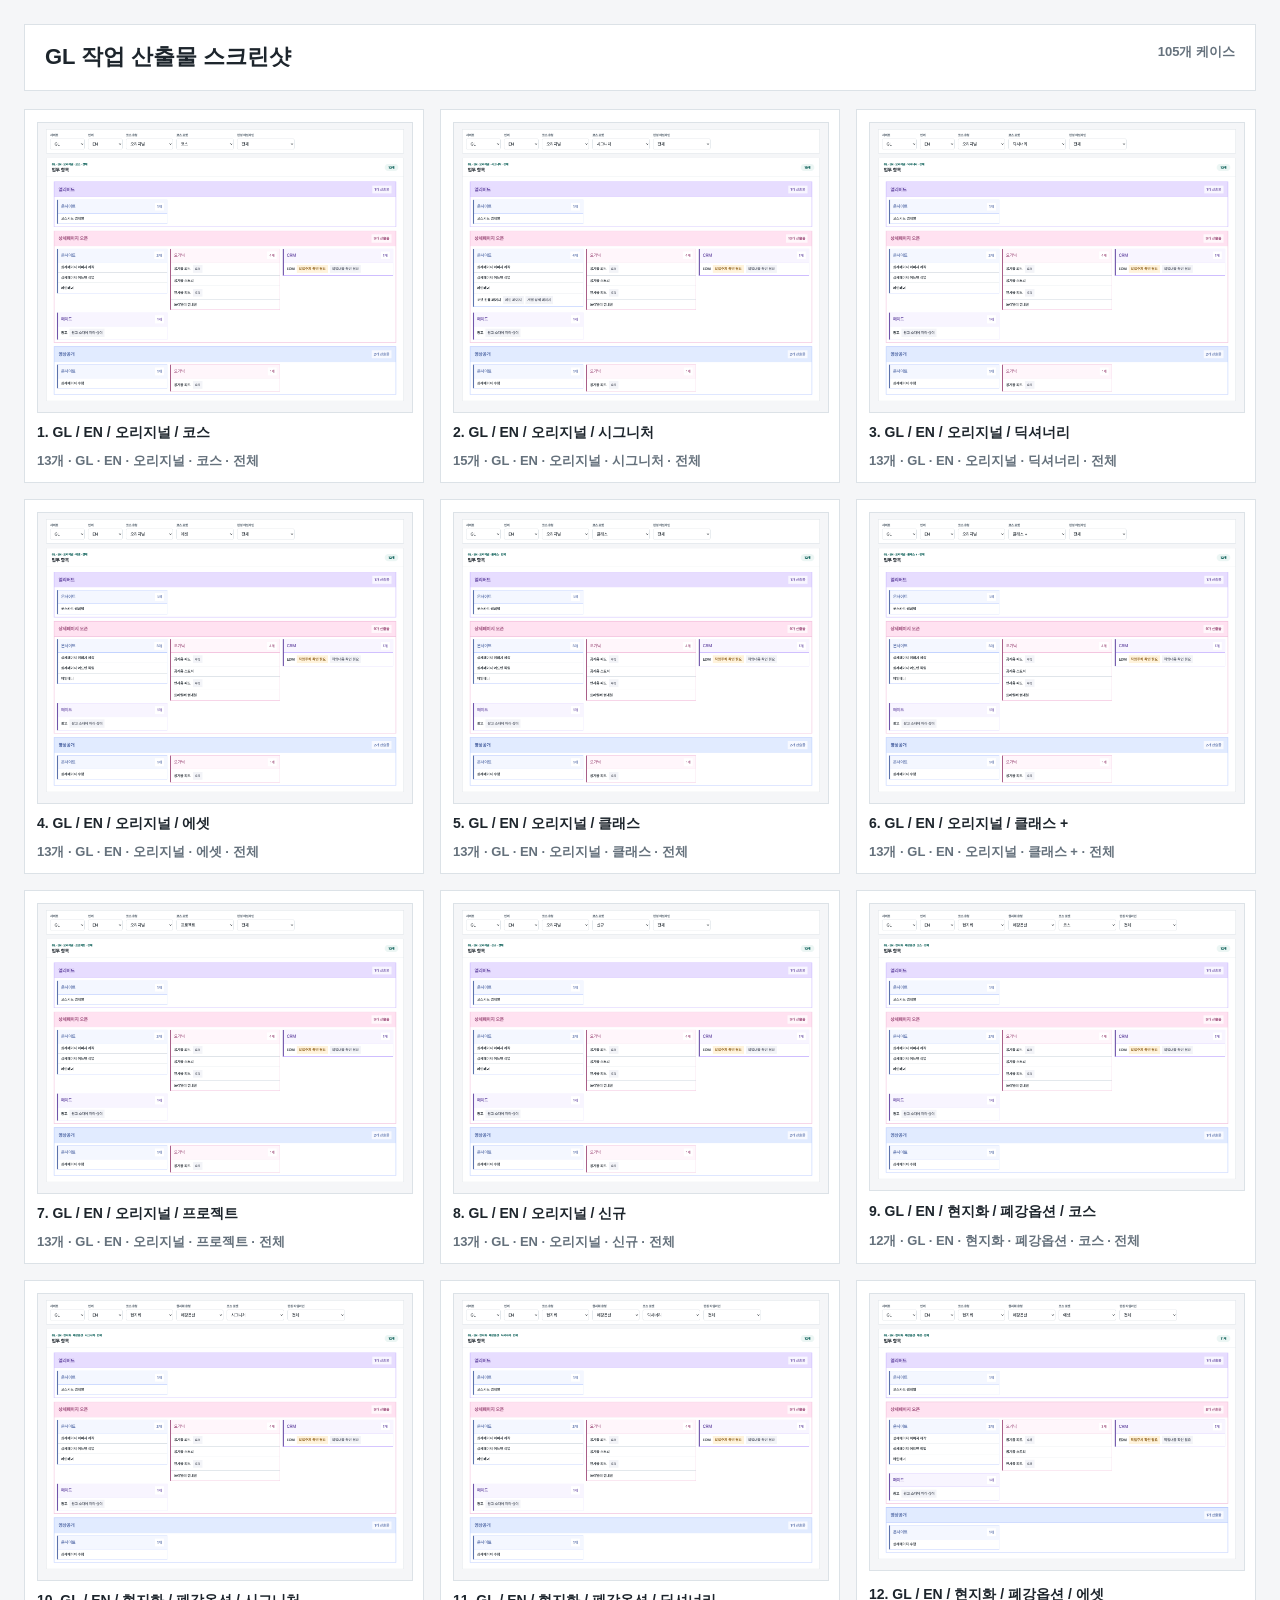
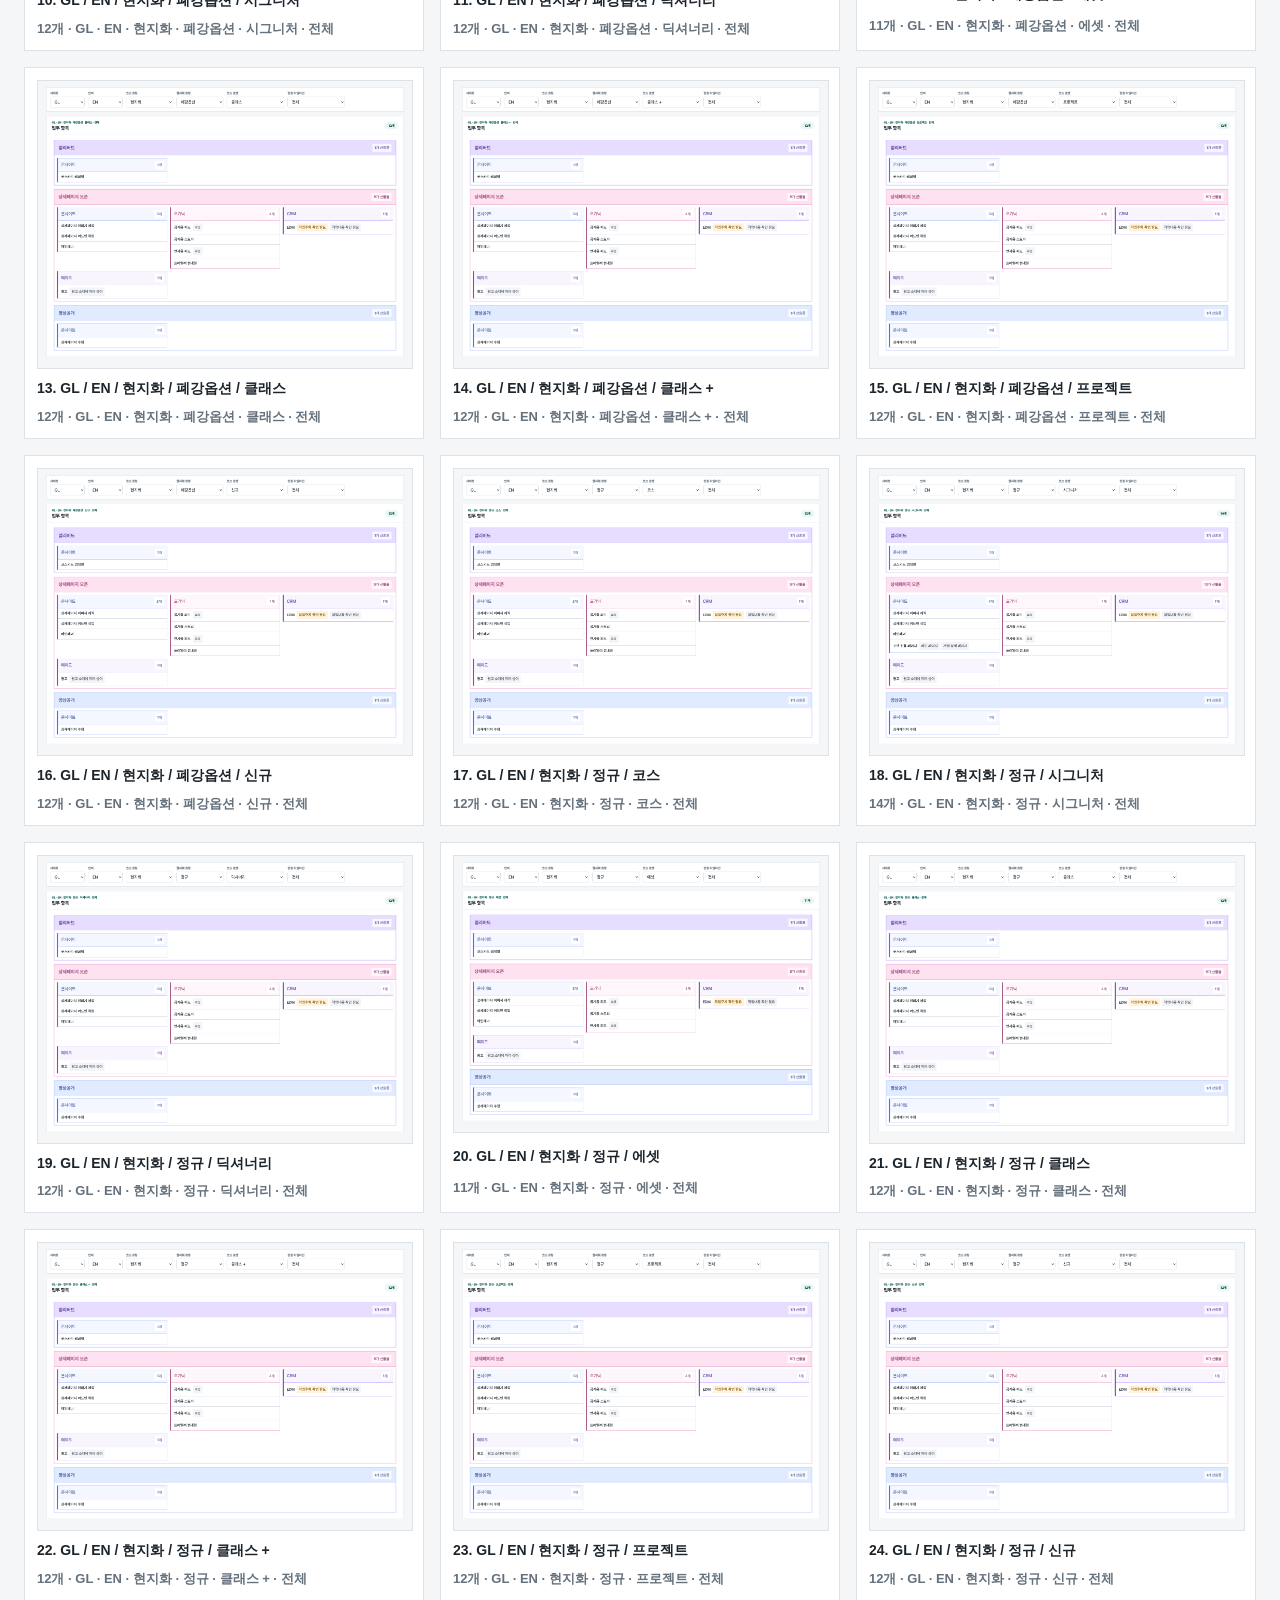
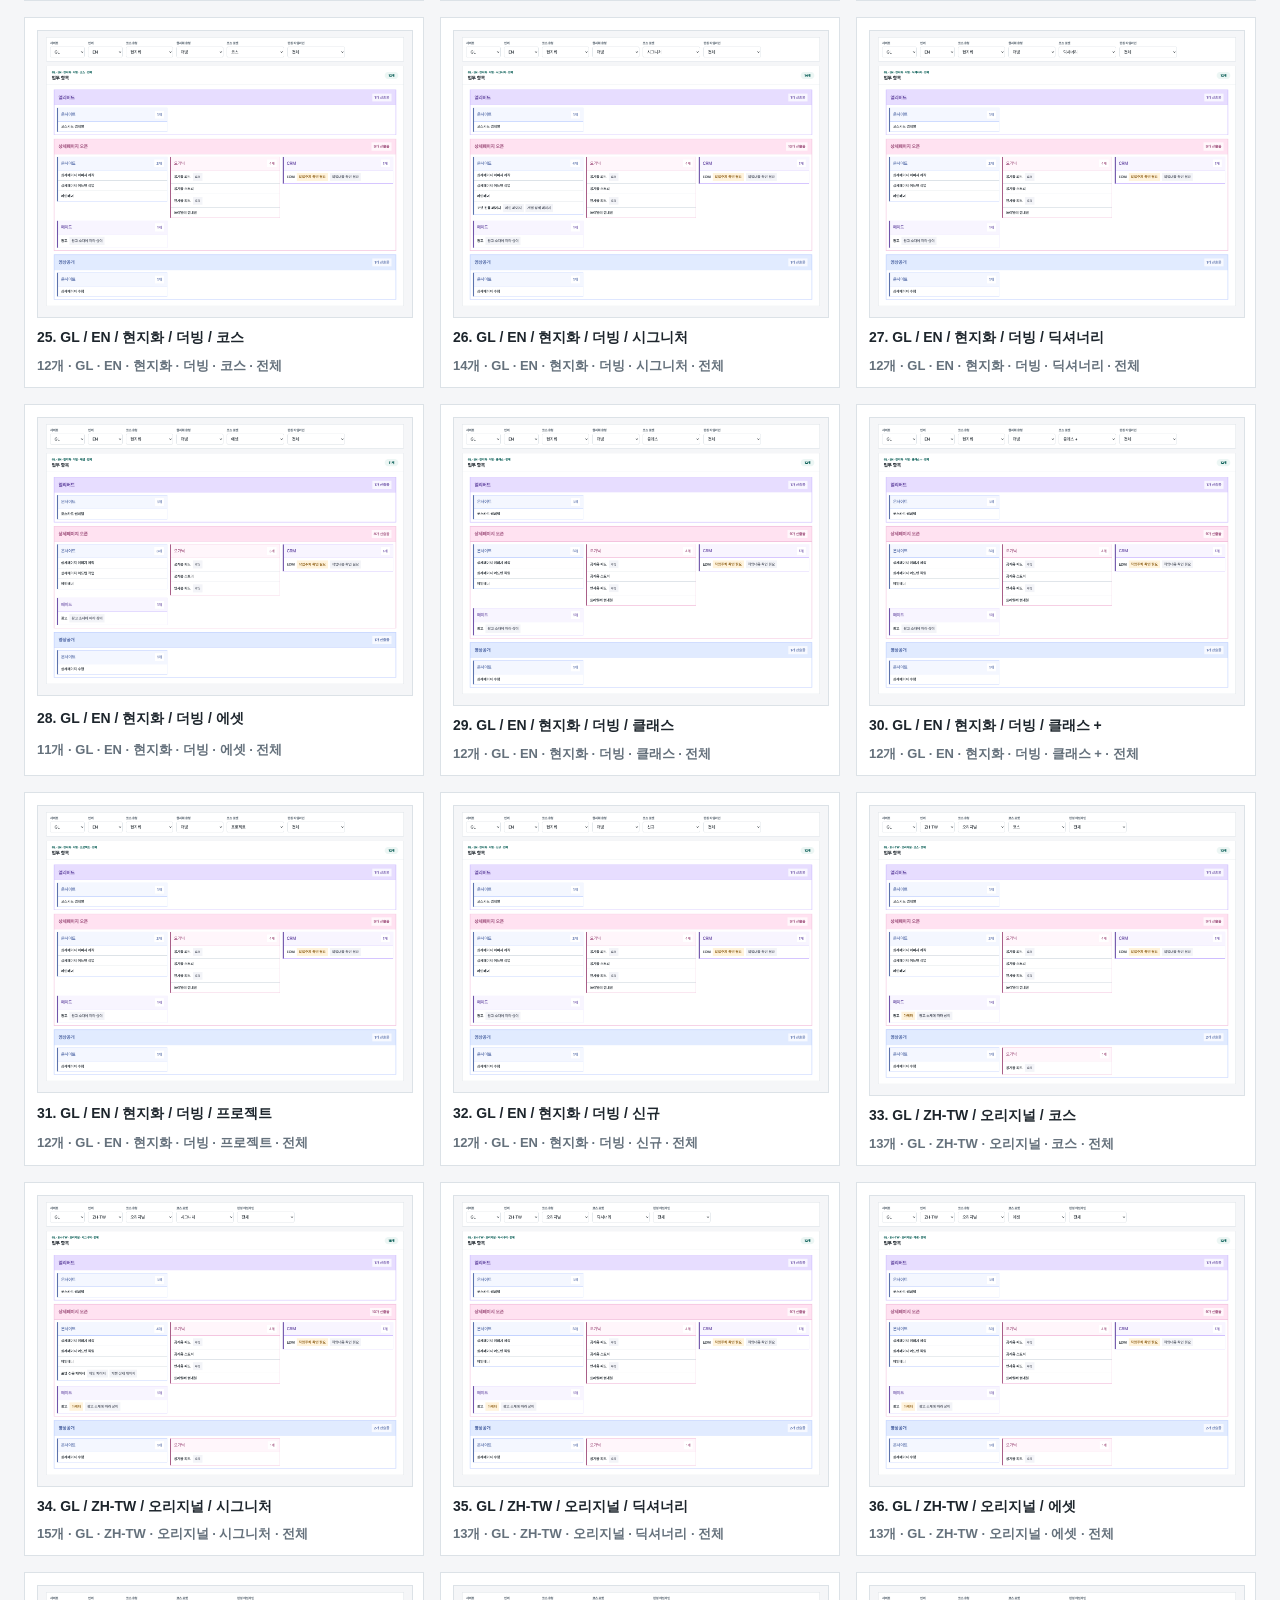
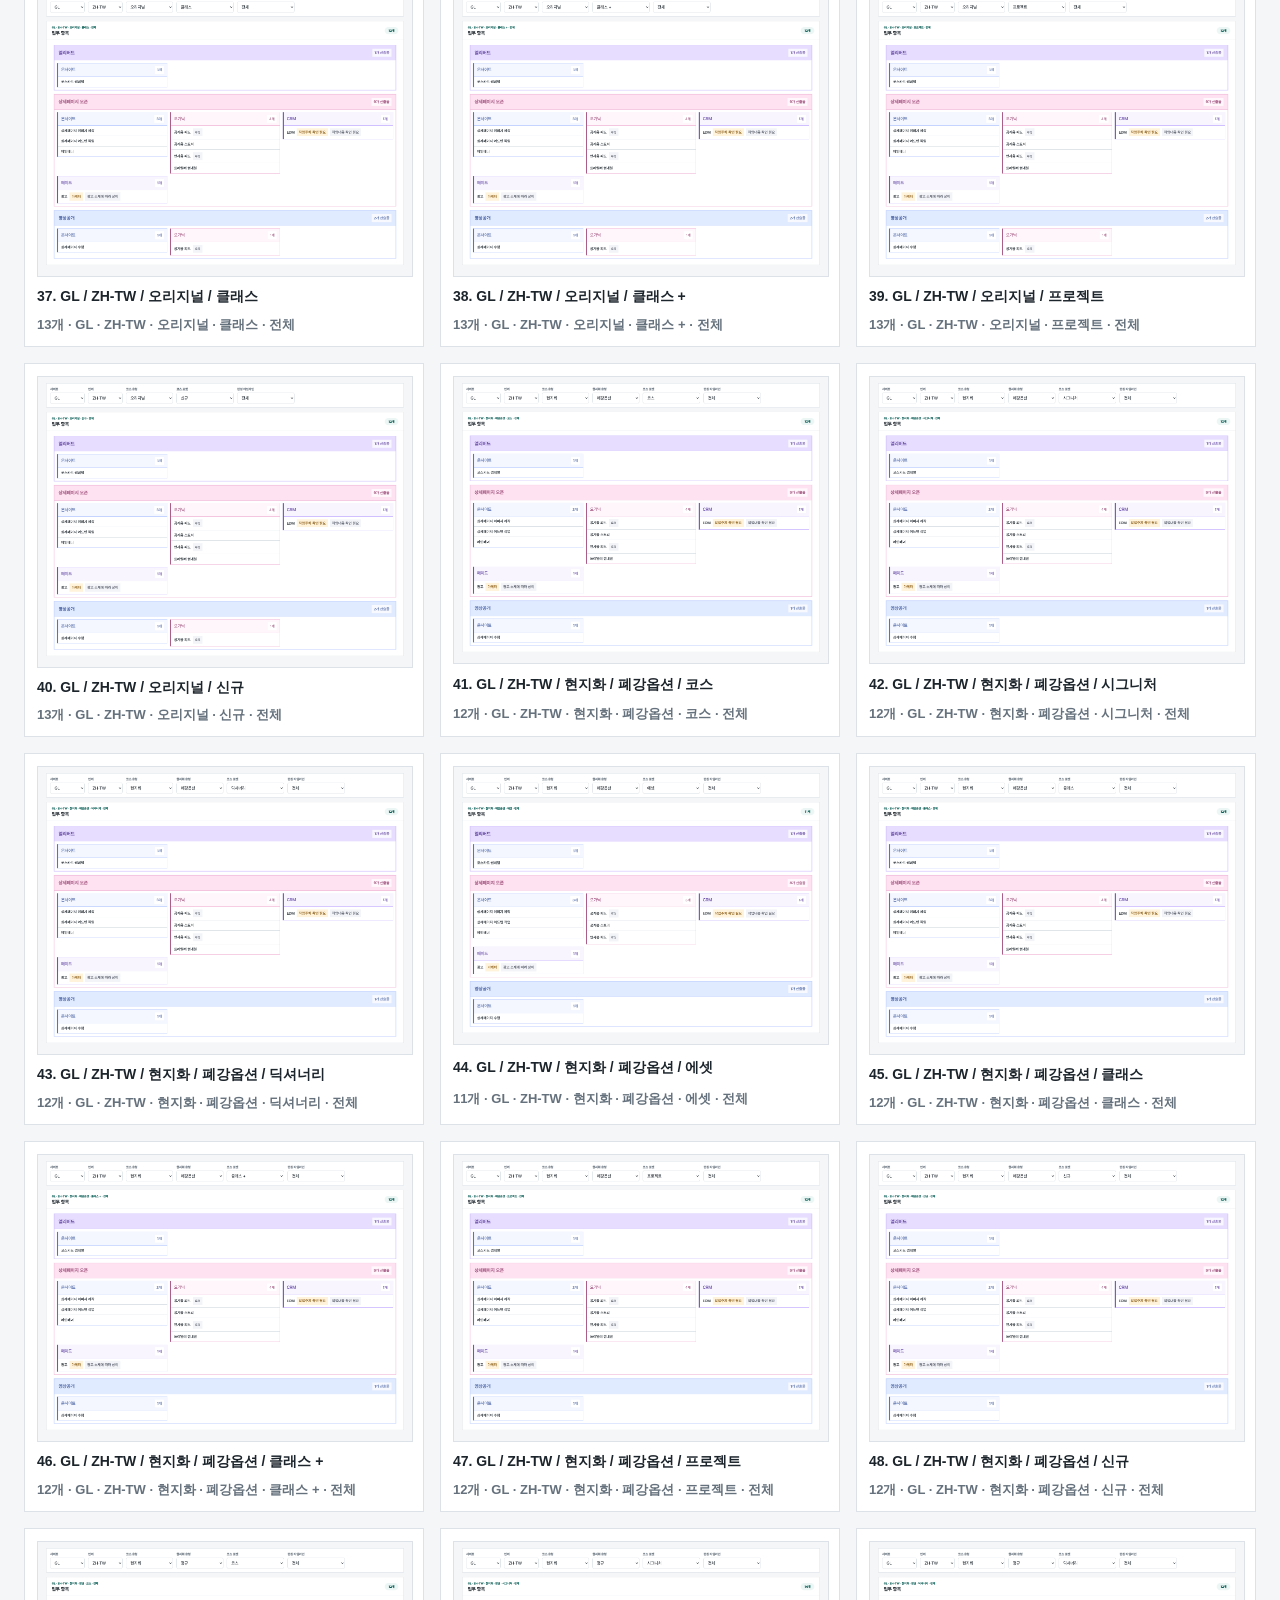
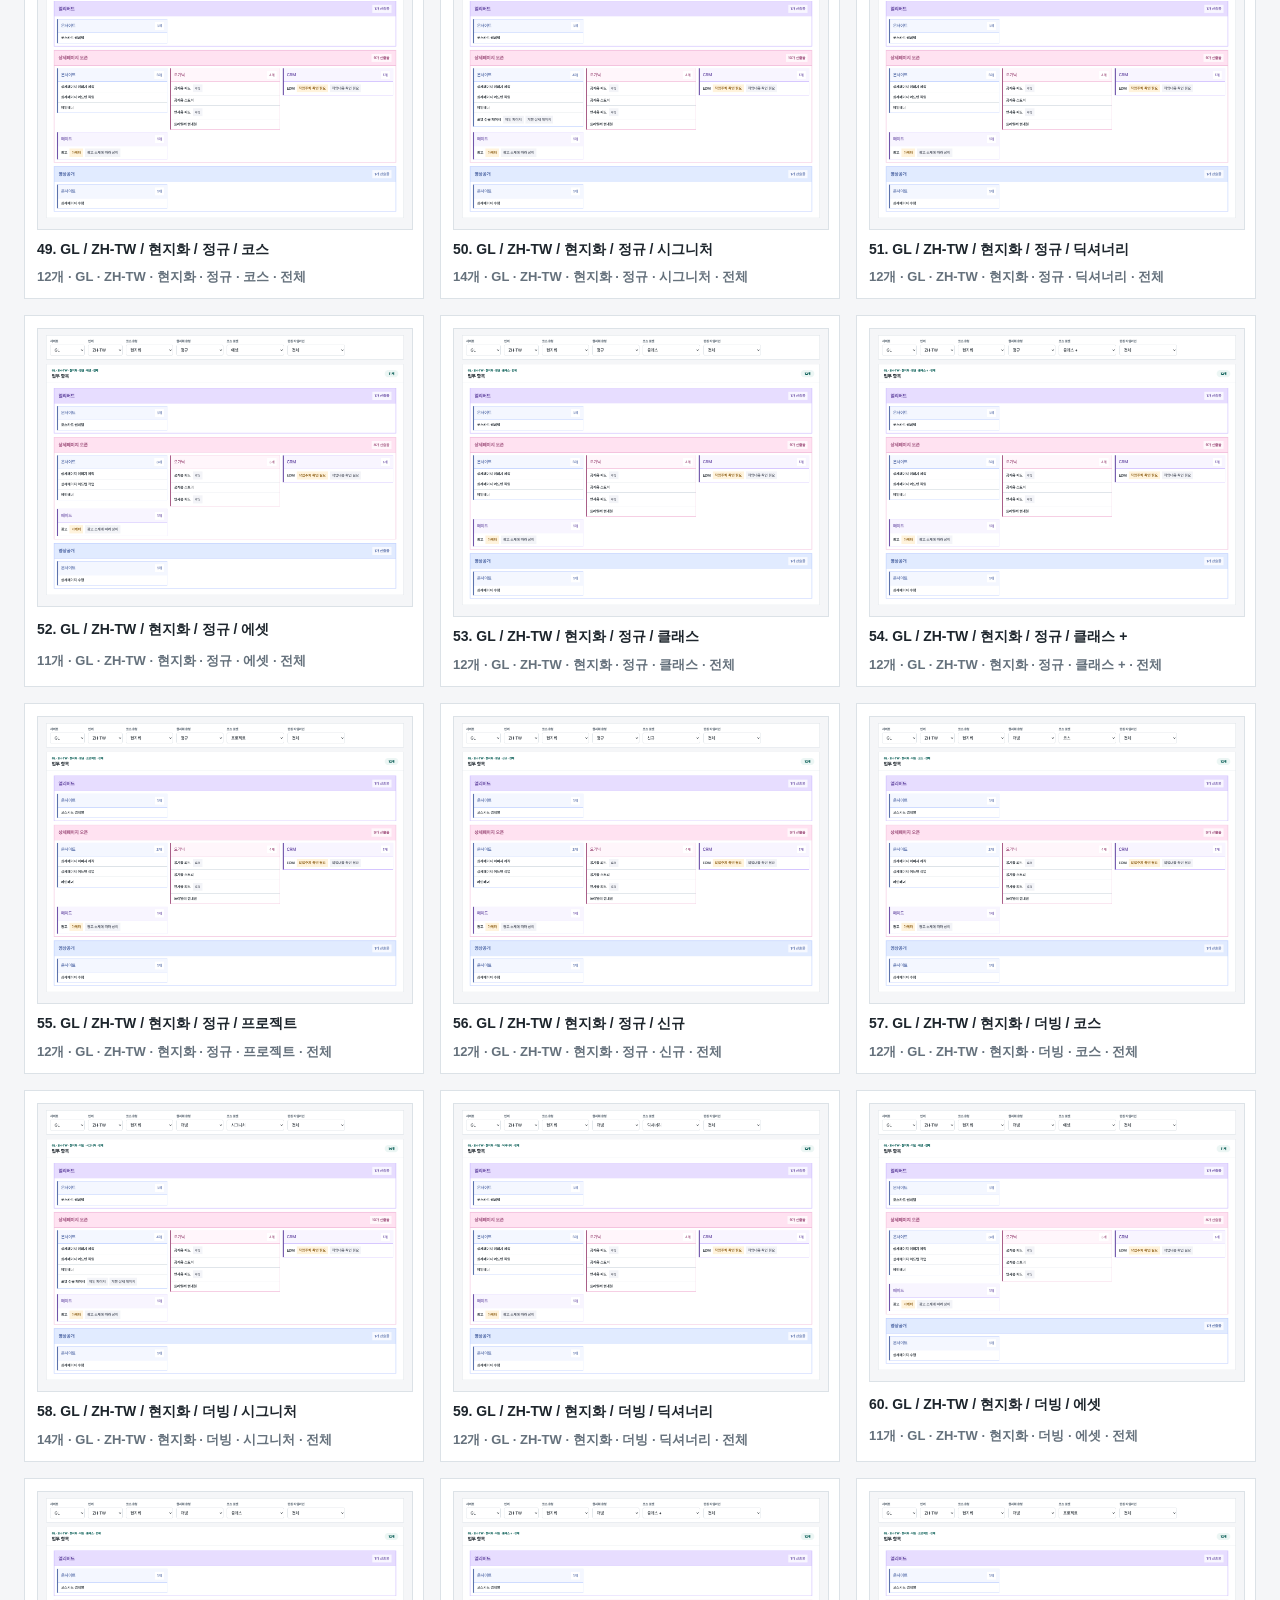
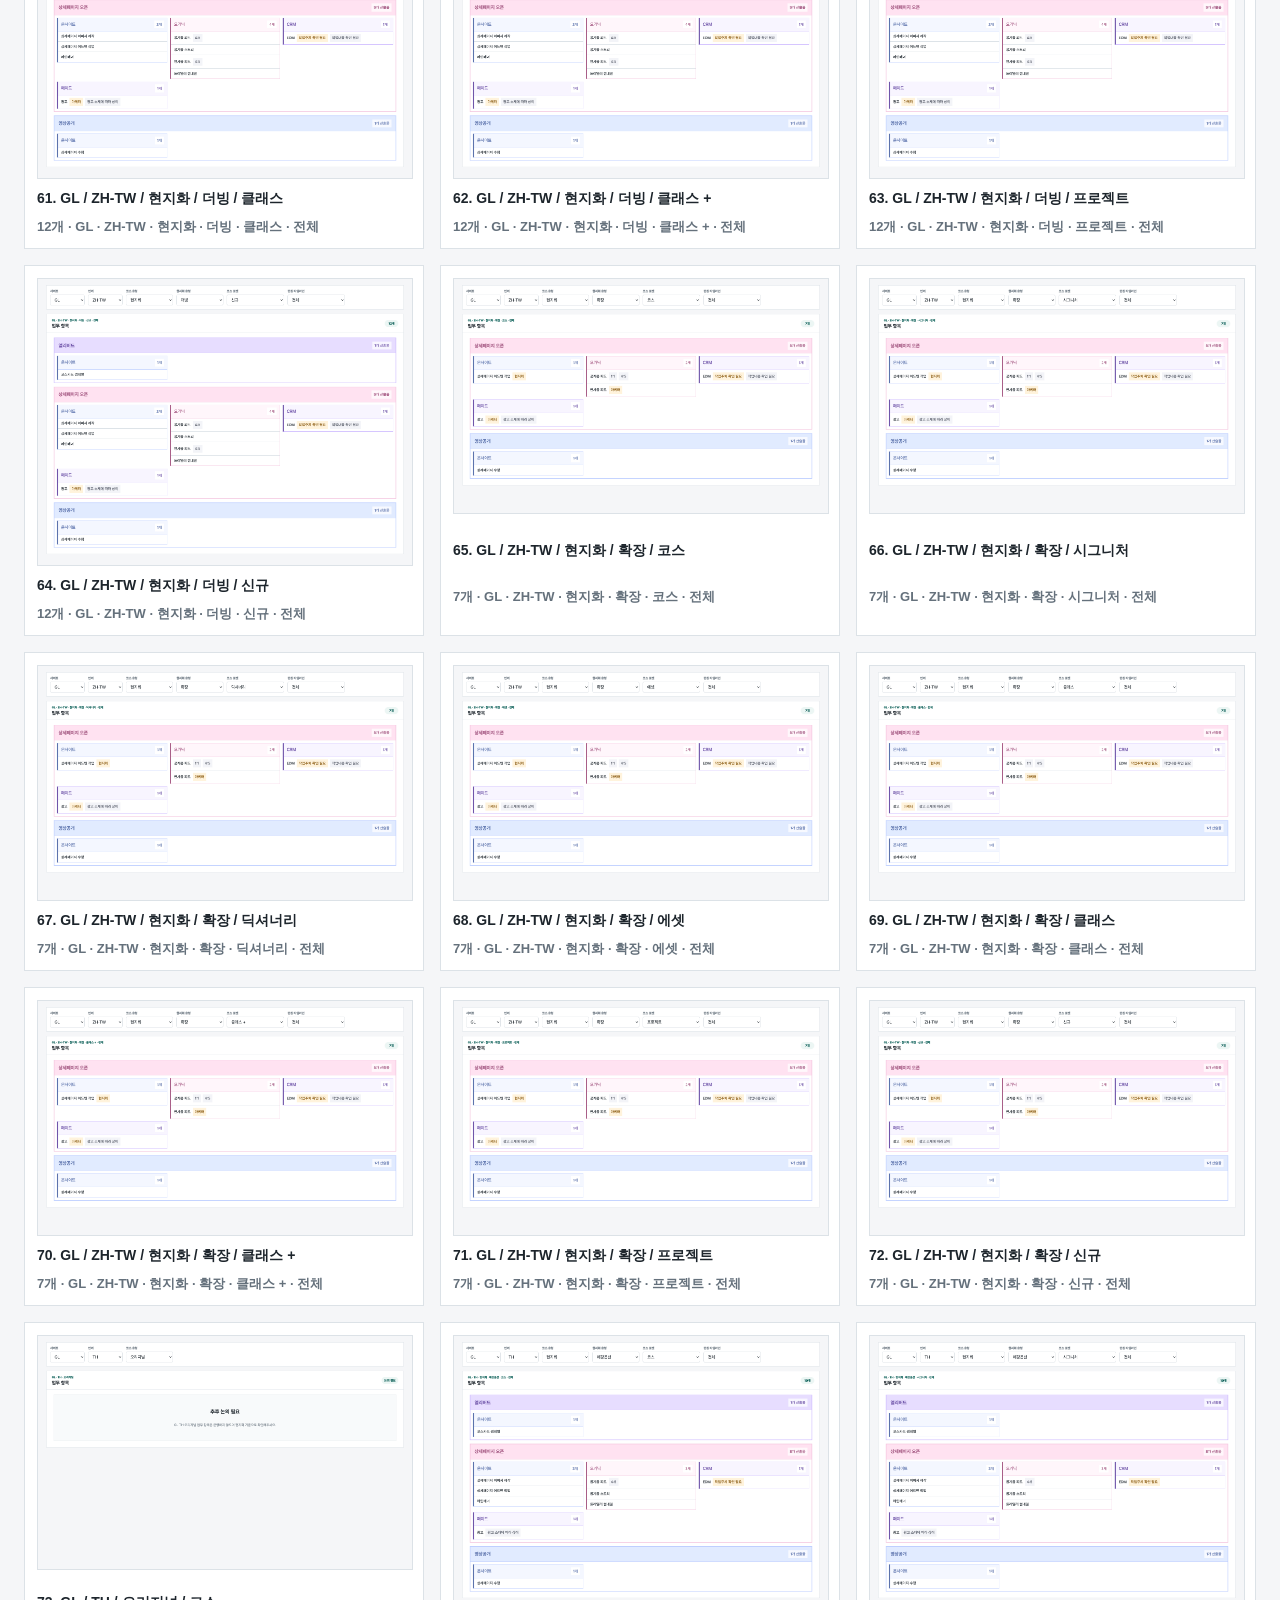
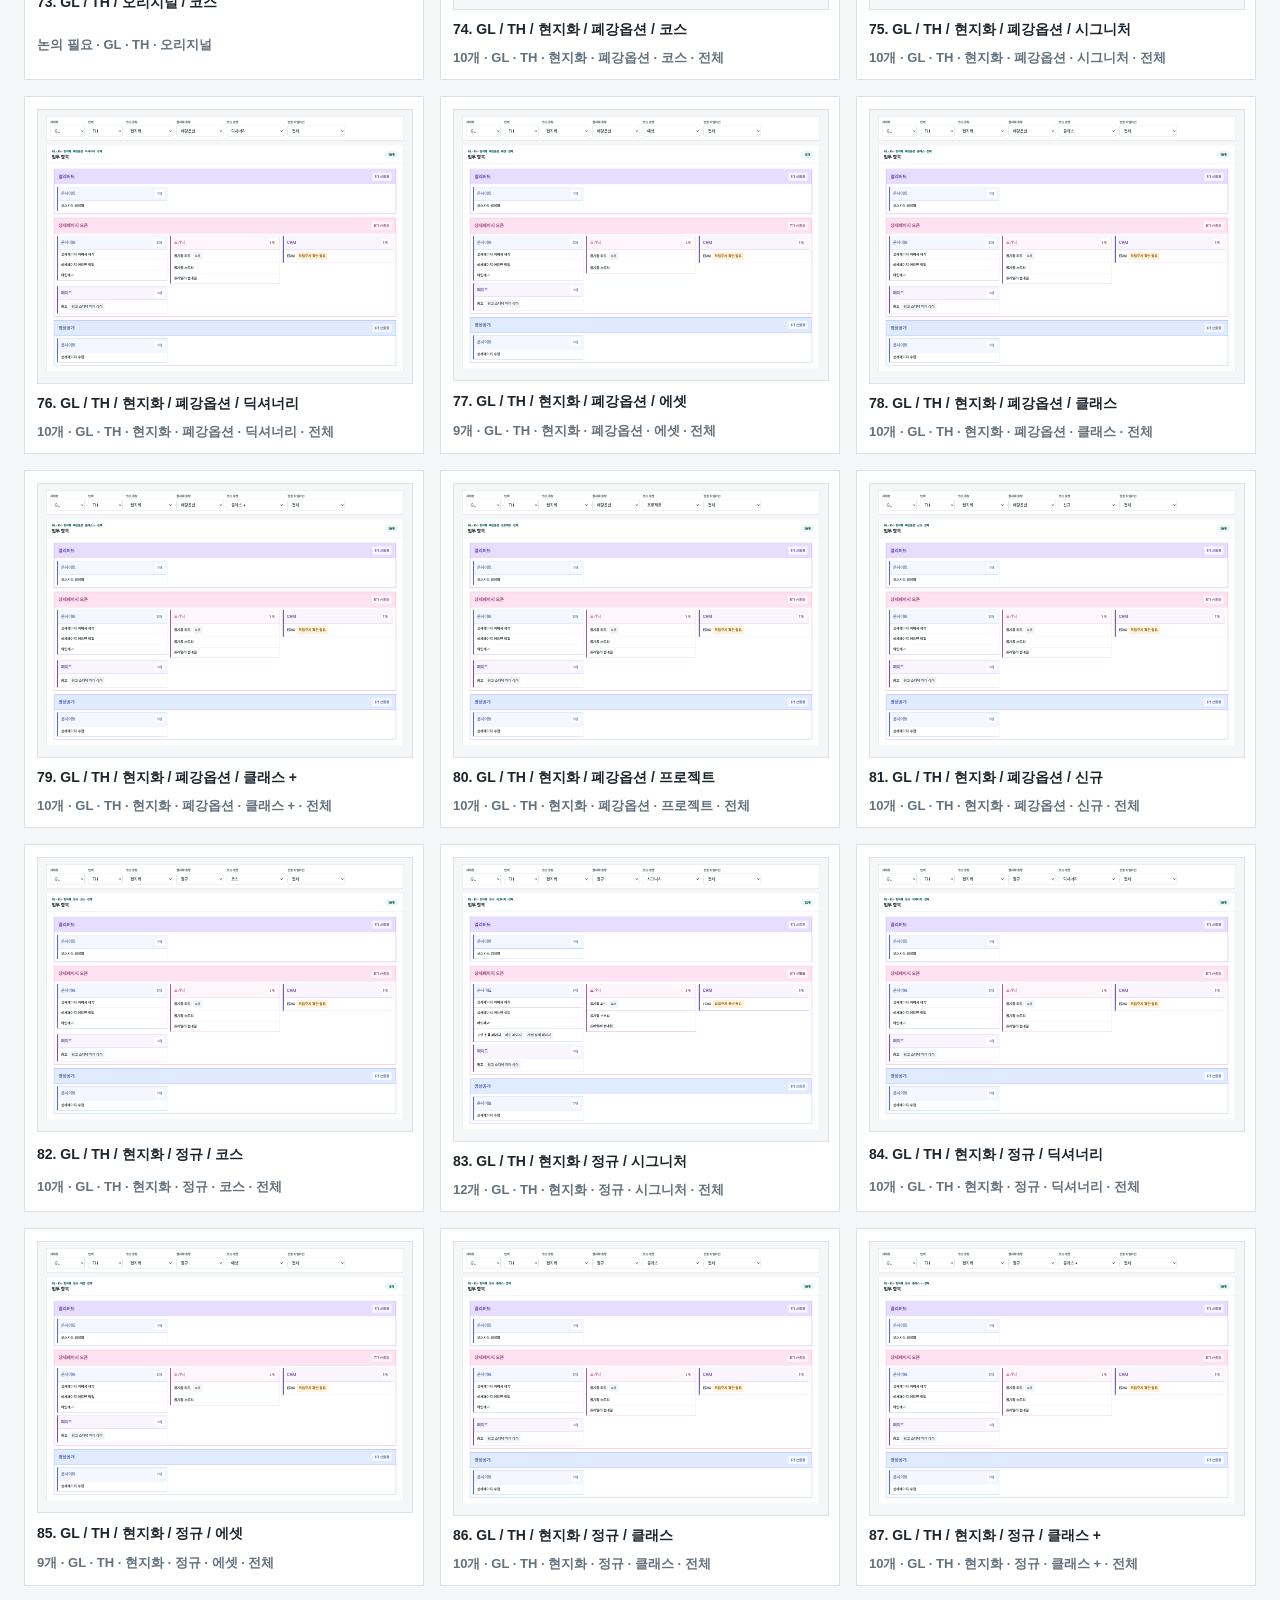
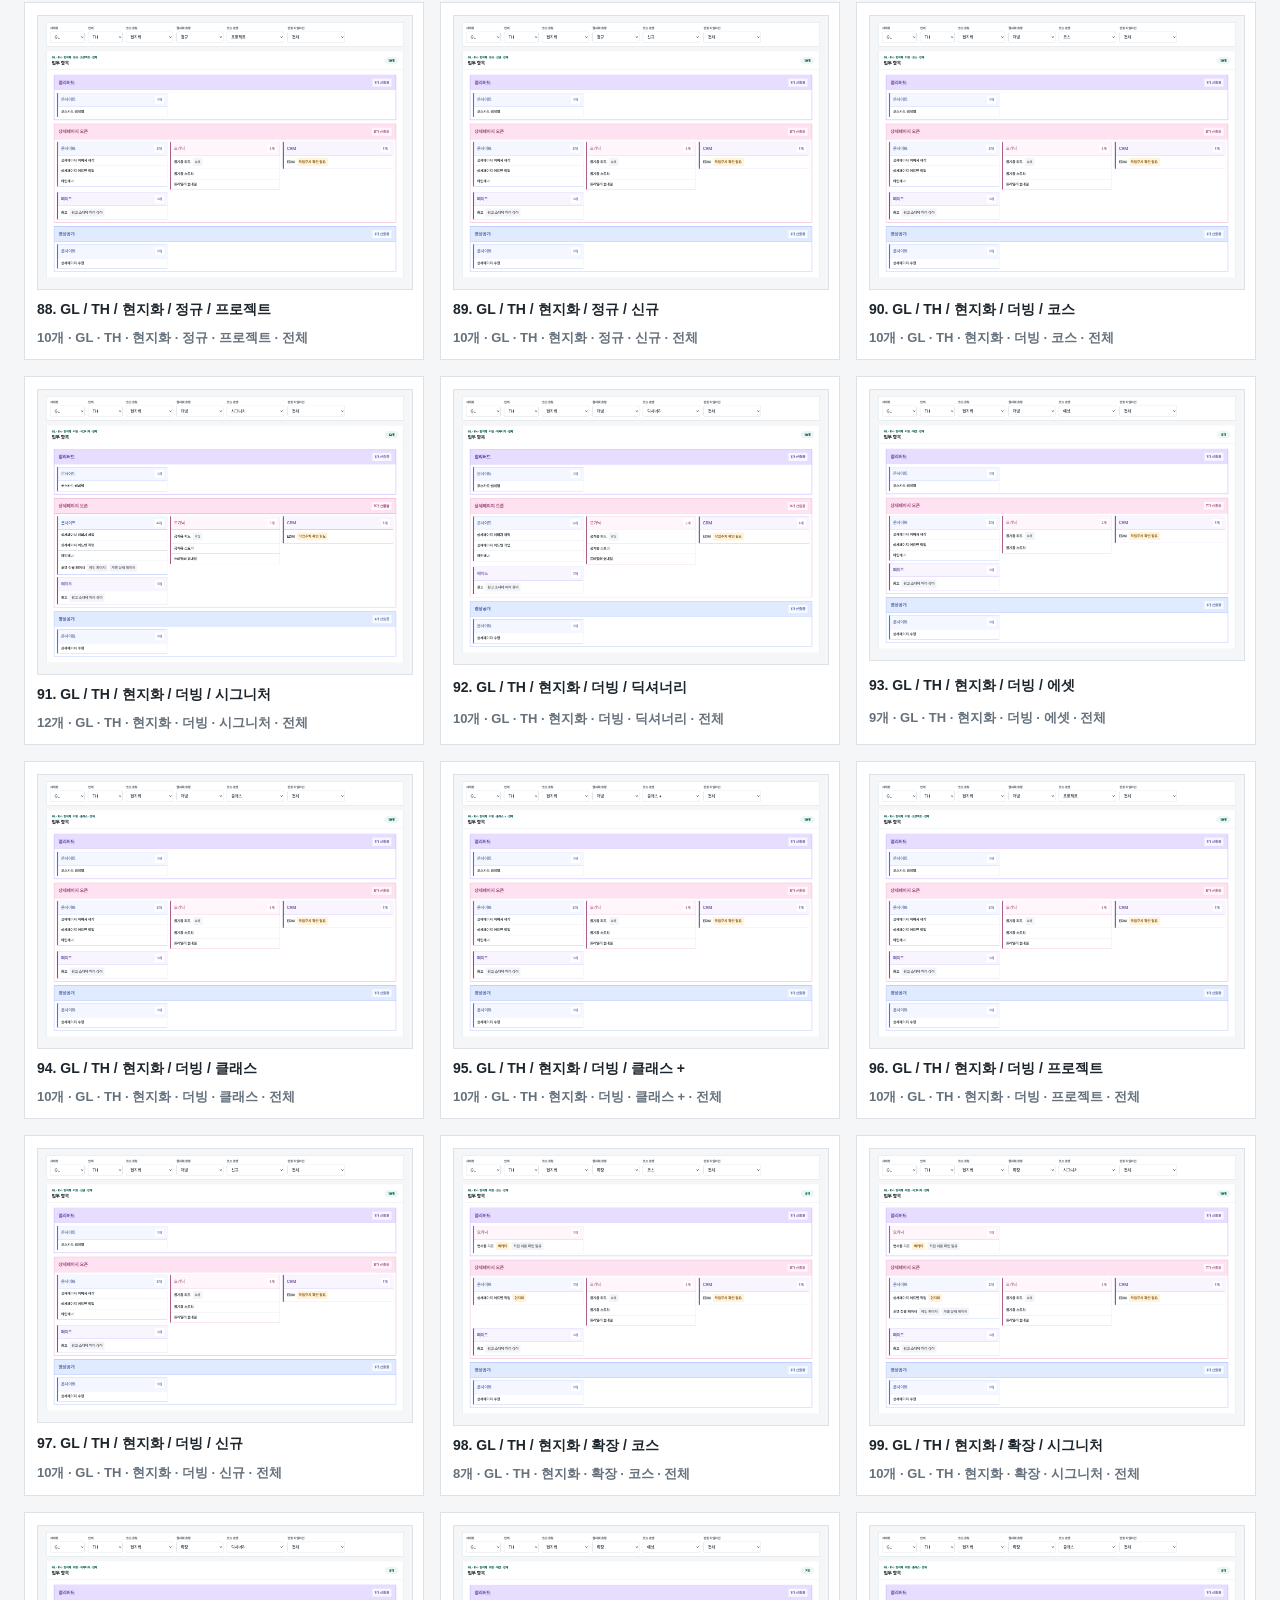
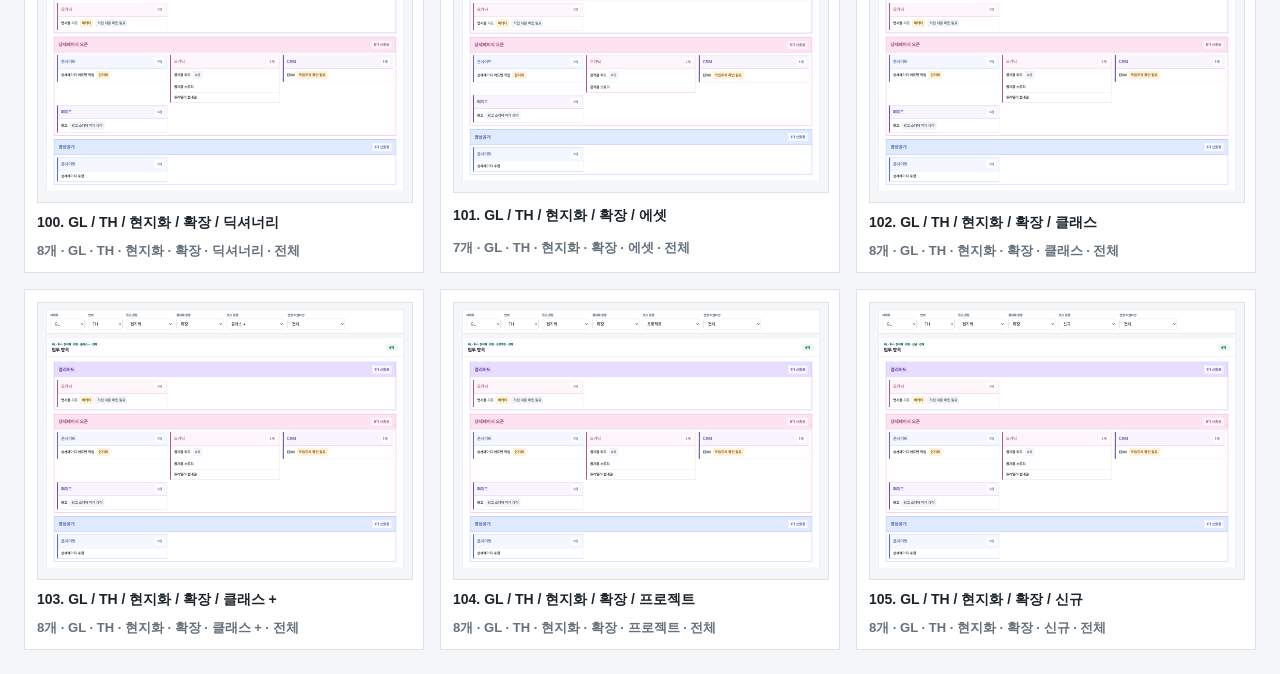
<file: outputs/gl-screenshots/index.html>
<!doctype html>
<html lang="ko">
  <head>
    <meta charset="UTF-8" />
    <meta name="viewport" content="width=device-width, initial-scale=1.0" />
    <title>GL 작업 산출물 스크린샷</title>
    <style>
      body {
        background: #f5f6f8;
        color: #1d252c;
        font-family:
          Inter, "Pretendard", "Noto Sans KR", -apple-system, BlinkMacSystemFont,
          "Segoe UI", sans-serif;
        letter-spacing: 0;
        margin: 0;
      }

      main {
        display: grid;
        gap: 18px;
        padding: 24px;
      }

      header {
        background: #ffffff;
        border: 1px solid #dce2e7;
        display: flex;
        gap: 12px;
        justify-content: space-between;
        padding: 18px 20px;
      }

      h1,
      p {
        margin: 0;
      }

      h1 {
        font-size: 22px;
        line-height: 1.3;
      }

      p {
        color: #65717c;
        font-size: 13px;
        font-weight: 700;
      }

      .gallery {
        display: grid;
        gap: 16px;
        grid-template-columns: repeat(auto-fit, minmax(360px, 1fr));
      }

      article {
        background: #ffffff;
        border: 1px solid #dce2e7;
        display: grid;
        gap: 10px;
        padding: 12px;
      }

      a {
        color: inherit;
        text-decoration: none;
      }

      img {
        border: 1px solid #dce2e7;
        display: block;
        height: auto;
        width: 100%;
      }

      strong {
        font-size: 14px;
        line-height: 1.35;
      }

      @media (max-width: 520px) {
        main {
          padding: 16px;
        }

        header {
          display: grid;
        }

        .gallery {
          grid-template-columns: 1fr;
        }
      }
    </style>
  </head>
  <body>
    <main>
      <header>
        <h1>GL 작업 산출물 스크린샷</h1>
        <p>105개 케이스</p>
      </header>
      <section class="gallery">
        <article>
          <a href="./01_GL_EN_original_course.png" target="_blank" rel="noreferrer">
            <img src="./01_GL_EN_original_course.png" alt="GL / EN / 오리지널 / 코스" />
          </a>
          <strong>1. GL / EN / 오리지널 / 코스</strong>
          <p>13개 · GL · EN · 오리지널 · 코스 · 전체</p>
        </article>
<article>
          <a href="./02_GL_EN_original_signature.png" target="_blank" rel="noreferrer">
            <img src="./02_GL_EN_original_signature.png" alt="GL / EN / 오리지널 / 시그니처" />
          </a>
          <strong>2. GL / EN / 오리지널 / 시그니처</strong>
          <p>15개 · GL · EN · 오리지널 · 시그니처 · 전체</p>
        </article>
<article>
          <a href="./03_GL_EN_original_dictionary.png" target="_blank" rel="noreferrer">
            <img src="./03_GL_EN_original_dictionary.png" alt="GL / EN / 오리지널 / 딕셔너리" />
          </a>
          <strong>3. GL / EN / 오리지널 / 딕셔너리</strong>
          <p>13개 · GL · EN · 오리지널 · 딕셔너리 · 전체</p>
        </article>
<article>
          <a href="./04_GL_EN_original_asset.png" target="_blank" rel="noreferrer">
            <img src="./04_GL_EN_original_asset.png" alt="GL / EN / 오리지널 / 에셋" />
          </a>
          <strong>4. GL / EN / 오리지널 / 에셋</strong>
          <p>13개 · GL · EN · 오리지널 · 에셋 · 전체</p>
        </article>
<article>
          <a href="./05_GL_EN_original_class.png" target="_blank" rel="noreferrer">
            <img src="./05_GL_EN_original_class.png" alt="GL / EN / 오리지널 / 클래스" />
          </a>
          <strong>5. GL / EN / 오리지널 / 클래스</strong>
          <p>13개 · GL · EN · 오리지널 · 클래스 · 전체</p>
        </article>
<article>
          <a href="./06_GL_EN_original_class-plus.png" target="_blank" rel="noreferrer">
            <img src="./06_GL_EN_original_class-plus.png" alt="GL / EN / 오리지널 / 클래스 +" />
          </a>
          <strong>6. GL / EN / 오리지널 / 클래스 +</strong>
          <p>13개 · GL · EN · 오리지널 · 클래스 + · 전체</p>
        </article>
<article>
          <a href="./07_GL_EN_original_project.png" target="_blank" rel="noreferrer">
            <img src="./07_GL_EN_original_project.png" alt="GL / EN / 오리지널 / 프로젝트" />
          </a>
          <strong>7. GL / EN / 오리지널 / 프로젝트</strong>
          <p>13개 · GL · EN · 오리지널 · 프로젝트 · 전체</p>
        </article>
<article>
          <a href="./08_GL_EN_original_new.png" target="_blank" rel="noreferrer">
            <img src="./08_GL_EN_original_new.png" alt="GL / EN / 오리지널 / 신규" />
          </a>
          <strong>8. GL / EN / 오리지널 / 신규</strong>
          <p>13개 · GL · EN · 오리지널 · 신규 · 전체</p>
        </article>
<article>
          <a href="./09_GL_EN_localized_closed-option_course.png" target="_blank" rel="noreferrer">
            <img src="./09_GL_EN_localized_closed-option_course.png" alt="GL / EN / 현지화 / 폐강옵션 / 코스" />
          </a>
          <strong>9. GL / EN / 현지화 / 폐강옵션 / 코스</strong>
          <p>12개 · GL · EN · 현지화 · 폐강옵션 · 코스 · 전체</p>
        </article>
<article>
          <a href="./10_GL_EN_localized_closed-option_signature.png" target="_blank" rel="noreferrer">
            <img src="./10_GL_EN_localized_closed-option_signature.png" alt="GL / EN / 현지화 / 폐강옵션 / 시그니처" />
          </a>
          <strong>10. GL / EN / 현지화 / 폐강옵션 / 시그니처</strong>
          <p>12개 · GL · EN · 현지화 · 폐강옵션 · 시그니처 · 전체</p>
        </article>
<article>
          <a href="./11_GL_EN_localized_closed-option_dictionary.png" target="_blank" rel="noreferrer">
            <img src="./11_GL_EN_localized_closed-option_dictionary.png" alt="GL / EN / 현지화 / 폐강옵션 / 딕셔너리" />
          </a>
          <strong>11. GL / EN / 현지화 / 폐강옵션 / 딕셔너리</strong>
          <p>12개 · GL · EN · 현지화 · 폐강옵션 · 딕셔너리 · 전체</p>
        </article>
<article>
          <a href="./12_GL_EN_localized_closed-option_asset.png" target="_blank" rel="noreferrer">
            <img src="./12_GL_EN_localized_closed-option_asset.png" alt="GL / EN / 현지화 / 폐강옵션 / 에셋" />
          </a>
          <strong>12. GL / EN / 현지화 / 폐강옵션 / 에셋</strong>
          <p>11개 · GL · EN · 현지화 · 폐강옵션 · 에셋 · 전체</p>
        </article>
<article>
          <a href="./13_GL_EN_localized_closed-option_class.png" target="_blank" rel="noreferrer">
            <img src="./13_GL_EN_localized_closed-option_class.png" alt="GL / EN / 현지화 / 폐강옵션 / 클래스" />
          </a>
          <strong>13. GL / EN / 현지화 / 폐강옵션 / 클래스</strong>
          <p>12개 · GL · EN · 현지화 · 폐강옵션 · 클래스 · 전체</p>
        </article>
<article>
          <a href="./14_GL_EN_localized_closed-option_class-plus.png" target="_blank" rel="noreferrer">
            <img src="./14_GL_EN_localized_closed-option_class-plus.png" alt="GL / EN / 현지화 / 폐강옵션 / 클래스 +" />
          </a>
          <strong>14. GL / EN / 현지화 / 폐강옵션 / 클래스 +</strong>
          <p>12개 · GL · EN · 현지화 · 폐강옵션 · 클래스 + · 전체</p>
        </article>
<article>
          <a href="./15_GL_EN_localized_closed-option_project.png" target="_blank" rel="noreferrer">
            <img src="./15_GL_EN_localized_closed-option_project.png" alt="GL / EN / 현지화 / 폐강옵션 / 프로젝트" />
          </a>
          <strong>15. GL / EN / 현지화 / 폐강옵션 / 프로젝트</strong>
          <p>12개 · GL · EN · 현지화 · 폐강옵션 · 프로젝트 · 전체</p>
        </article>
<article>
          <a href="./16_GL_EN_localized_closed-option_new.png" target="_blank" rel="noreferrer">
            <img src="./16_GL_EN_localized_closed-option_new.png" alt="GL / EN / 현지화 / 폐강옵션 / 신규" />
          </a>
          <strong>16. GL / EN / 현지화 / 폐강옵션 / 신규</strong>
          <p>12개 · GL · EN · 현지화 · 폐강옵션 · 신규 · 전체</p>
        </article>
<article>
          <a href="./17_GL_EN_localized_regular_course.png" target="_blank" rel="noreferrer">
            <img src="./17_GL_EN_localized_regular_course.png" alt="GL / EN / 현지화 / 정규 / 코스" />
          </a>
          <strong>17. GL / EN / 현지화 / 정규 / 코스</strong>
          <p>12개 · GL · EN · 현지화 · 정규 · 코스 · 전체</p>
        </article>
<article>
          <a href="./18_GL_EN_localized_regular_signature.png" target="_blank" rel="noreferrer">
            <img src="./18_GL_EN_localized_regular_signature.png" alt="GL / EN / 현지화 / 정규 / 시그니처" />
          </a>
          <strong>18. GL / EN / 현지화 / 정규 / 시그니처</strong>
          <p>14개 · GL · EN · 현지화 · 정규 · 시그니처 · 전체</p>
        </article>
<article>
          <a href="./19_GL_EN_localized_regular_dictionary.png" target="_blank" rel="noreferrer">
            <img src="./19_GL_EN_localized_regular_dictionary.png" alt="GL / EN / 현지화 / 정규 / 딕셔너리" />
          </a>
          <strong>19. GL / EN / 현지화 / 정규 / 딕셔너리</strong>
          <p>12개 · GL · EN · 현지화 · 정규 · 딕셔너리 · 전체</p>
        </article>
<article>
          <a href="./20_GL_EN_localized_regular_asset.png" target="_blank" rel="noreferrer">
            <img src="./20_GL_EN_localized_regular_asset.png" alt="GL / EN / 현지화 / 정규 / 에셋" />
          </a>
          <strong>20. GL / EN / 현지화 / 정규 / 에셋</strong>
          <p>11개 · GL · EN · 현지화 · 정규 · 에셋 · 전체</p>
        </article>
<article>
          <a href="./21_GL_EN_localized_regular_class.png" target="_blank" rel="noreferrer">
            <img src="./21_GL_EN_localized_regular_class.png" alt="GL / EN / 현지화 / 정규 / 클래스" />
          </a>
          <strong>21. GL / EN / 현지화 / 정규 / 클래스</strong>
          <p>12개 · GL · EN · 현지화 · 정규 · 클래스 · 전체</p>
        </article>
<article>
          <a href="./22_GL_EN_localized_regular_class-plus.png" target="_blank" rel="noreferrer">
            <img src="./22_GL_EN_localized_regular_class-plus.png" alt="GL / EN / 현지화 / 정규 / 클래스 +" />
          </a>
          <strong>22. GL / EN / 현지화 / 정규 / 클래스 +</strong>
          <p>12개 · GL · EN · 현지화 · 정규 · 클래스 + · 전체</p>
        </article>
<article>
          <a href="./23_GL_EN_localized_regular_project.png" target="_blank" rel="noreferrer">
            <img src="./23_GL_EN_localized_regular_project.png" alt="GL / EN / 현지화 / 정규 / 프로젝트" />
          </a>
          <strong>23. GL / EN / 현지화 / 정규 / 프로젝트</strong>
          <p>12개 · GL · EN · 현지화 · 정규 · 프로젝트 · 전체</p>
        </article>
<article>
          <a href="./24_GL_EN_localized_regular_new.png" target="_blank" rel="noreferrer">
            <img src="./24_GL_EN_localized_regular_new.png" alt="GL / EN / 현지화 / 정규 / 신규" />
          </a>
          <strong>24. GL / EN / 현지화 / 정규 / 신규</strong>
          <p>12개 · GL · EN · 현지화 · 정규 · 신규 · 전체</p>
        </article>
<article>
          <a href="./25_GL_EN_localized_dubbing_course.png" target="_blank" rel="noreferrer">
            <img src="./25_GL_EN_localized_dubbing_course.png" alt="GL / EN / 현지화 / 더빙 / 코스" />
          </a>
          <strong>25. GL / EN / 현지화 / 더빙 / 코스</strong>
          <p>12개 · GL · EN · 현지화 · 더빙 · 코스 · 전체</p>
        </article>
<article>
          <a href="./26_GL_EN_localized_dubbing_signature.png" target="_blank" rel="noreferrer">
            <img src="./26_GL_EN_localized_dubbing_signature.png" alt="GL / EN / 현지화 / 더빙 / 시그니처" />
          </a>
          <strong>26. GL / EN / 현지화 / 더빙 / 시그니처</strong>
          <p>14개 · GL · EN · 현지화 · 더빙 · 시그니처 · 전체</p>
        </article>
<article>
          <a href="./27_GL_EN_localized_dubbing_dictionary.png" target="_blank" rel="noreferrer">
            <img src="./27_GL_EN_localized_dubbing_dictionary.png" alt="GL / EN / 현지화 / 더빙 / 딕셔너리" />
          </a>
          <strong>27. GL / EN / 현지화 / 더빙 / 딕셔너리</strong>
          <p>12개 · GL · EN · 현지화 · 더빙 · 딕셔너리 · 전체</p>
        </article>
<article>
          <a href="./28_GL_EN_localized_dubbing_asset.png" target="_blank" rel="noreferrer">
            <img src="./28_GL_EN_localized_dubbing_asset.png" alt="GL / EN / 현지화 / 더빙 / 에셋" />
          </a>
          <strong>28. GL / EN / 현지화 / 더빙 / 에셋</strong>
          <p>11개 · GL · EN · 현지화 · 더빙 · 에셋 · 전체</p>
        </article>
<article>
          <a href="./29_GL_EN_localized_dubbing_class.png" target="_blank" rel="noreferrer">
            <img src="./29_GL_EN_localized_dubbing_class.png" alt="GL / EN / 현지화 / 더빙 / 클래스" />
          </a>
          <strong>29. GL / EN / 현지화 / 더빙 / 클래스</strong>
          <p>12개 · GL · EN · 현지화 · 더빙 · 클래스 · 전체</p>
        </article>
<article>
          <a href="./30_GL_EN_localized_dubbing_class-plus.png" target="_blank" rel="noreferrer">
            <img src="./30_GL_EN_localized_dubbing_class-plus.png" alt="GL / EN / 현지화 / 더빙 / 클래스 +" />
          </a>
          <strong>30. GL / EN / 현지화 / 더빙 / 클래스 +</strong>
          <p>12개 · GL · EN · 현지화 · 더빙 · 클래스 + · 전체</p>
        </article>
<article>
          <a href="./31_GL_EN_localized_dubbing_project.png" target="_blank" rel="noreferrer">
            <img src="./31_GL_EN_localized_dubbing_project.png" alt="GL / EN / 현지화 / 더빙 / 프로젝트" />
          </a>
          <strong>31. GL / EN / 현지화 / 더빙 / 프로젝트</strong>
          <p>12개 · GL · EN · 현지화 · 더빙 · 프로젝트 · 전체</p>
        </article>
<article>
          <a href="./32_GL_EN_localized_dubbing_new.png" target="_blank" rel="noreferrer">
            <img src="./32_GL_EN_localized_dubbing_new.png" alt="GL / EN / 현지화 / 더빙 / 신규" />
          </a>
          <strong>32. GL / EN / 현지화 / 더빙 / 신규</strong>
          <p>12개 · GL · EN · 현지화 · 더빙 · 신규 · 전체</p>
        </article>
<article>
          <a href="./33_GL_ZH-TW_original_course.png" target="_blank" rel="noreferrer">
            <img src="./33_GL_ZH-TW_original_course.png" alt="GL / ZH-TW / 오리지널 / 코스" />
          </a>
          <strong>33. GL / ZH-TW / 오리지널 / 코스</strong>
          <p>13개 · GL · ZH-TW · 오리지널 · 코스 · 전체</p>
        </article>
<article>
          <a href="./34_GL_ZH-TW_original_signature.png" target="_blank" rel="noreferrer">
            <img src="./34_GL_ZH-TW_original_signature.png" alt="GL / ZH-TW / 오리지널 / 시그니처" />
          </a>
          <strong>34. GL / ZH-TW / 오리지널 / 시그니처</strong>
          <p>15개 · GL · ZH-TW · 오리지널 · 시그니처 · 전체</p>
        </article>
<article>
          <a href="./35_GL_ZH-TW_original_dictionary.png" target="_blank" rel="noreferrer">
            <img src="./35_GL_ZH-TW_original_dictionary.png" alt="GL / ZH-TW / 오리지널 / 딕셔너리" />
          </a>
          <strong>35. GL / ZH-TW / 오리지널 / 딕셔너리</strong>
          <p>13개 · GL · ZH-TW · 오리지널 · 딕셔너리 · 전체</p>
        </article>
<article>
          <a href="./36_GL_ZH-TW_original_asset.png" target="_blank" rel="noreferrer">
            <img src="./36_GL_ZH-TW_original_asset.png" alt="GL / ZH-TW / 오리지널 / 에셋" />
          </a>
          <strong>36. GL / ZH-TW / 오리지널 / 에셋</strong>
          <p>13개 · GL · ZH-TW · 오리지널 · 에셋 · 전체</p>
        </article>
<article>
          <a href="./37_GL_ZH-TW_original_class.png" target="_blank" rel="noreferrer">
            <img src="./37_GL_ZH-TW_original_class.png" alt="GL / ZH-TW / 오리지널 / 클래스" />
          </a>
          <strong>37. GL / ZH-TW / 오리지널 / 클래스</strong>
          <p>13개 · GL · ZH-TW · 오리지널 · 클래스 · 전체</p>
        </article>
<article>
          <a href="./38_GL_ZH-TW_original_class-plus.png" target="_blank" rel="noreferrer">
            <img src="./38_GL_ZH-TW_original_class-plus.png" alt="GL / ZH-TW / 오리지널 / 클래스 +" />
          </a>
          <strong>38. GL / ZH-TW / 오리지널 / 클래스 +</strong>
          <p>13개 · GL · ZH-TW · 오리지널 · 클래스 + · 전체</p>
        </article>
<article>
          <a href="./39_GL_ZH-TW_original_project.png" target="_blank" rel="noreferrer">
            <img src="./39_GL_ZH-TW_original_project.png" alt="GL / ZH-TW / 오리지널 / 프로젝트" />
          </a>
          <strong>39. GL / ZH-TW / 오리지널 / 프로젝트</strong>
          <p>13개 · GL · ZH-TW · 오리지널 · 프로젝트 · 전체</p>
        </article>
<article>
          <a href="./40_GL_ZH-TW_original_new.png" target="_blank" rel="noreferrer">
            <img src="./40_GL_ZH-TW_original_new.png" alt="GL / ZH-TW / 오리지널 / 신규" />
          </a>
          <strong>40. GL / ZH-TW / 오리지널 / 신규</strong>
          <p>13개 · GL · ZH-TW · 오리지널 · 신규 · 전체</p>
        </article>
<article>
          <a href="./41_GL_ZH-TW_localized_closed-option_course.png" target="_blank" rel="noreferrer">
            <img src="./41_GL_ZH-TW_localized_closed-option_course.png" alt="GL / ZH-TW / 현지화 / 폐강옵션 / 코스" />
          </a>
          <strong>41. GL / ZH-TW / 현지화 / 폐강옵션 / 코스</strong>
          <p>12개 · GL · ZH-TW · 현지화 · 폐강옵션 · 코스 · 전체</p>
        </article>
<article>
          <a href="./42_GL_ZH-TW_localized_closed-option_signature.png" target="_blank" rel="noreferrer">
            <img src="./42_GL_ZH-TW_localized_closed-option_signature.png" alt="GL / ZH-TW / 현지화 / 폐강옵션 / 시그니처" />
          </a>
          <strong>42. GL / ZH-TW / 현지화 / 폐강옵션 / 시그니처</strong>
          <p>12개 · GL · ZH-TW · 현지화 · 폐강옵션 · 시그니처 · 전체</p>
        </article>
<article>
          <a href="./43_GL_ZH-TW_localized_closed-option_dictionary.png" target="_blank" rel="noreferrer">
            <img src="./43_GL_ZH-TW_localized_closed-option_dictionary.png" alt="GL / ZH-TW / 현지화 / 폐강옵션 / 딕셔너리" />
          </a>
          <strong>43. GL / ZH-TW / 현지화 / 폐강옵션 / 딕셔너리</strong>
          <p>12개 · GL · ZH-TW · 현지화 · 폐강옵션 · 딕셔너리 · 전체</p>
        </article>
<article>
          <a href="./44_GL_ZH-TW_localized_closed-option_asset.png" target="_blank" rel="noreferrer">
            <img src="./44_GL_ZH-TW_localized_closed-option_asset.png" alt="GL / ZH-TW / 현지화 / 폐강옵션 / 에셋" />
          </a>
          <strong>44. GL / ZH-TW / 현지화 / 폐강옵션 / 에셋</strong>
          <p>11개 · GL · ZH-TW · 현지화 · 폐강옵션 · 에셋 · 전체</p>
        </article>
<article>
          <a href="./45_GL_ZH-TW_localized_closed-option_class.png" target="_blank" rel="noreferrer">
            <img src="./45_GL_ZH-TW_localized_closed-option_class.png" alt="GL / ZH-TW / 현지화 / 폐강옵션 / 클래스" />
          </a>
          <strong>45. GL / ZH-TW / 현지화 / 폐강옵션 / 클래스</strong>
          <p>12개 · GL · ZH-TW · 현지화 · 폐강옵션 · 클래스 · 전체</p>
        </article>
<article>
          <a href="./46_GL_ZH-TW_localized_closed-option_class-plus.png" target="_blank" rel="noreferrer">
            <img src="./46_GL_ZH-TW_localized_closed-option_class-plus.png" alt="GL / ZH-TW / 현지화 / 폐강옵션 / 클래스 +" />
          </a>
          <strong>46. GL / ZH-TW / 현지화 / 폐강옵션 / 클래스 +</strong>
          <p>12개 · GL · ZH-TW · 현지화 · 폐강옵션 · 클래스 + · 전체</p>
        </article>
<article>
          <a href="./47_GL_ZH-TW_localized_closed-option_project.png" target="_blank" rel="noreferrer">
            <img src="./47_GL_ZH-TW_localized_closed-option_project.png" alt="GL / ZH-TW / 현지화 / 폐강옵션 / 프로젝트" />
          </a>
          <strong>47. GL / ZH-TW / 현지화 / 폐강옵션 / 프로젝트</strong>
          <p>12개 · GL · ZH-TW · 현지화 · 폐강옵션 · 프로젝트 · 전체</p>
        </article>
<article>
          <a href="./48_GL_ZH-TW_localized_closed-option_new.png" target="_blank" rel="noreferrer">
            <img src="./48_GL_ZH-TW_localized_closed-option_new.png" alt="GL / ZH-TW / 현지화 / 폐강옵션 / 신규" />
          </a>
          <strong>48. GL / ZH-TW / 현지화 / 폐강옵션 / 신규</strong>
          <p>12개 · GL · ZH-TW · 현지화 · 폐강옵션 · 신규 · 전체</p>
        </article>
<article>
          <a href="./49_GL_ZH-TW_localized_regular_course.png" target="_blank" rel="noreferrer">
            <img src="./49_GL_ZH-TW_localized_regular_course.png" alt="GL / ZH-TW / 현지화 / 정규 / 코스" />
          </a>
          <strong>49. GL / ZH-TW / 현지화 / 정규 / 코스</strong>
          <p>12개 · GL · ZH-TW · 현지화 · 정규 · 코스 · 전체</p>
        </article>
<article>
          <a href="./50_GL_ZH-TW_localized_regular_signature.png" target="_blank" rel="noreferrer">
            <img src="./50_GL_ZH-TW_localized_regular_signature.png" alt="GL / ZH-TW / 현지화 / 정규 / 시그니처" />
          </a>
          <strong>50. GL / ZH-TW / 현지화 / 정규 / 시그니처</strong>
          <p>14개 · GL · ZH-TW · 현지화 · 정규 · 시그니처 · 전체</p>
        </article>
<article>
          <a href="./51_GL_ZH-TW_localized_regular_dictionary.png" target="_blank" rel="noreferrer">
            <img src="./51_GL_ZH-TW_localized_regular_dictionary.png" alt="GL / ZH-TW / 현지화 / 정규 / 딕셔너리" />
          </a>
          <strong>51. GL / ZH-TW / 현지화 / 정규 / 딕셔너리</strong>
          <p>12개 · GL · ZH-TW · 현지화 · 정규 · 딕셔너리 · 전체</p>
        </article>
<article>
          <a href="./52_GL_ZH-TW_localized_regular_asset.png" target="_blank" rel="noreferrer">
            <img src="./52_GL_ZH-TW_localized_regular_asset.png" alt="GL / ZH-TW / 현지화 / 정규 / 에셋" />
          </a>
          <strong>52. GL / ZH-TW / 현지화 / 정규 / 에셋</strong>
          <p>11개 · GL · ZH-TW · 현지화 · 정규 · 에셋 · 전체</p>
        </article>
<article>
          <a href="./53_GL_ZH-TW_localized_regular_class.png" target="_blank" rel="noreferrer">
            <img src="./53_GL_ZH-TW_localized_regular_class.png" alt="GL / ZH-TW / 현지화 / 정규 / 클래스" />
          </a>
          <strong>53. GL / ZH-TW / 현지화 / 정규 / 클래스</strong>
          <p>12개 · GL · ZH-TW · 현지화 · 정규 · 클래스 · 전체</p>
        </article>
<article>
          <a href="./54_GL_ZH-TW_localized_regular_class-plus.png" target="_blank" rel="noreferrer">
            <img src="./54_GL_ZH-TW_localized_regular_class-plus.png" alt="GL / ZH-TW / 현지화 / 정규 / 클래스 +" />
          </a>
          <strong>54. GL / ZH-TW / 현지화 / 정규 / 클래스 +</strong>
          <p>12개 · GL · ZH-TW · 현지화 · 정규 · 클래스 + · 전체</p>
        </article>
<article>
          <a href="./55_GL_ZH-TW_localized_regular_project.png" target="_blank" rel="noreferrer">
            <img src="./55_GL_ZH-TW_localized_regular_project.png" alt="GL / ZH-TW / 현지화 / 정규 / 프로젝트" />
          </a>
          <strong>55. GL / ZH-TW / 현지화 / 정규 / 프로젝트</strong>
          <p>12개 · GL · ZH-TW · 현지화 · 정규 · 프로젝트 · 전체</p>
        </article>
<article>
          <a href="./56_GL_ZH-TW_localized_regular_new.png" target="_blank" rel="noreferrer">
            <img src="./56_GL_ZH-TW_localized_regular_new.png" alt="GL / ZH-TW / 현지화 / 정규 / 신규" />
          </a>
          <strong>56. GL / ZH-TW / 현지화 / 정규 / 신규</strong>
          <p>12개 · GL · ZH-TW · 현지화 · 정규 · 신규 · 전체</p>
        </article>
<article>
          <a href="./57_GL_ZH-TW_localized_dubbing_course.png" target="_blank" rel="noreferrer">
            <img src="./57_GL_ZH-TW_localized_dubbing_course.png" alt="GL / ZH-TW / 현지화 / 더빙 / 코스" />
          </a>
          <strong>57. GL / ZH-TW / 현지화 / 더빙 / 코스</strong>
          <p>12개 · GL · ZH-TW · 현지화 · 더빙 · 코스 · 전체</p>
        </article>
<article>
          <a href="./58_GL_ZH-TW_localized_dubbing_signature.png" target="_blank" rel="noreferrer">
            <img src="./58_GL_ZH-TW_localized_dubbing_signature.png" alt="GL / ZH-TW / 현지화 / 더빙 / 시그니처" />
          </a>
          <strong>58. GL / ZH-TW / 현지화 / 더빙 / 시그니처</strong>
          <p>14개 · GL · ZH-TW · 현지화 · 더빙 · 시그니처 · 전체</p>
        </article>
<article>
          <a href="./59_GL_ZH-TW_localized_dubbing_dictionary.png" target="_blank" rel="noreferrer">
            <img src="./59_GL_ZH-TW_localized_dubbing_dictionary.png" alt="GL / ZH-TW / 현지화 / 더빙 / 딕셔너리" />
          </a>
          <strong>59. GL / ZH-TW / 현지화 / 더빙 / 딕셔너리</strong>
          <p>12개 · GL · ZH-TW · 현지화 · 더빙 · 딕셔너리 · 전체</p>
        </article>
<article>
          <a href="./60_GL_ZH-TW_localized_dubbing_asset.png" target="_blank" rel="noreferrer">
            <img src="./60_GL_ZH-TW_localized_dubbing_asset.png" alt="GL / ZH-TW / 현지화 / 더빙 / 에셋" />
          </a>
          <strong>60. GL / ZH-TW / 현지화 / 더빙 / 에셋</strong>
          <p>11개 · GL · ZH-TW · 현지화 · 더빙 · 에셋 · 전체</p>
        </article>
<article>
          <a href="./61_GL_ZH-TW_localized_dubbing_class.png" target="_blank" rel="noreferrer">
            <img src="./61_GL_ZH-TW_localized_dubbing_class.png" alt="GL / ZH-TW / 현지화 / 더빙 / 클래스" />
          </a>
          <strong>61. GL / ZH-TW / 현지화 / 더빙 / 클래스</strong>
          <p>12개 · GL · ZH-TW · 현지화 · 더빙 · 클래스 · 전체</p>
        </article>
<article>
          <a href="./62_GL_ZH-TW_localized_dubbing_class-plus.png" target="_blank" rel="noreferrer">
            <img src="./62_GL_ZH-TW_localized_dubbing_class-plus.png" alt="GL / ZH-TW / 현지화 / 더빙 / 클래스 +" />
          </a>
          <strong>62. GL / ZH-TW / 현지화 / 더빙 / 클래스 +</strong>
          <p>12개 · GL · ZH-TW · 현지화 · 더빙 · 클래스 + · 전체</p>
        </article>
<article>
          <a href="./63_GL_ZH-TW_localized_dubbing_project.png" target="_blank" rel="noreferrer">
            <img src="./63_GL_ZH-TW_localized_dubbing_project.png" alt="GL / ZH-TW / 현지화 / 더빙 / 프로젝트" />
          </a>
          <strong>63. GL / ZH-TW / 현지화 / 더빙 / 프로젝트</strong>
          <p>12개 · GL · ZH-TW · 현지화 · 더빙 · 프로젝트 · 전체</p>
        </article>
<article>
          <a href="./64_GL_ZH-TW_localized_dubbing_new.png" target="_blank" rel="noreferrer">
            <img src="./64_GL_ZH-TW_localized_dubbing_new.png" alt="GL / ZH-TW / 현지화 / 더빙 / 신규" />
          </a>
          <strong>64. GL / ZH-TW / 현지화 / 더빙 / 신규</strong>
          <p>12개 · GL · ZH-TW · 현지화 · 더빙 · 신규 · 전체</p>
        </article>
<article>
          <a href="./65_GL_ZH-TW_localized_extension_course.png" target="_blank" rel="noreferrer">
            <img src="./65_GL_ZH-TW_localized_extension_course.png" alt="GL / ZH-TW / 현지화 / 확장 / 코스" />
          </a>
          <strong>65. GL / ZH-TW / 현지화 / 확장 / 코스</strong>
          <p>7개 · GL · ZH-TW · 현지화 · 확장 · 코스 · 전체</p>
        </article>
<article>
          <a href="./66_GL_ZH-TW_localized_extension_signature.png" target="_blank" rel="noreferrer">
            <img src="./66_GL_ZH-TW_localized_extension_signature.png" alt="GL / ZH-TW / 현지화 / 확장 / 시그니처" />
          </a>
          <strong>66. GL / ZH-TW / 현지화 / 확장 / 시그니처</strong>
          <p>7개 · GL · ZH-TW · 현지화 · 확장 · 시그니처 · 전체</p>
        </article>
<article>
          <a href="./67_GL_ZH-TW_localized_extension_dictionary.png" target="_blank" rel="noreferrer">
            <img src="./67_GL_ZH-TW_localized_extension_dictionary.png" alt="GL / ZH-TW / 현지화 / 확장 / 딕셔너리" />
          </a>
          <strong>67. GL / ZH-TW / 현지화 / 확장 / 딕셔너리</strong>
          <p>7개 · GL · ZH-TW · 현지화 · 확장 · 딕셔너리 · 전체</p>
        </article>
<article>
          <a href="./68_GL_ZH-TW_localized_extension_asset.png" target="_blank" rel="noreferrer">
            <img src="./68_GL_ZH-TW_localized_extension_asset.png" alt="GL / ZH-TW / 현지화 / 확장 / 에셋" />
          </a>
          <strong>68. GL / ZH-TW / 현지화 / 확장 / 에셋</strong>
          <p>7개 · GL · ZH-TW · 현지화 · 확장 · 에셋 · 전체</p>
        </article>
<article>
          <a href="./69_GL_ZH-TW_localized_extension_class.png" target="_blank" rel="noreferrer">
            <img src="./69_GL_ZH-TW_localized_extension_class.png" alt="GL / ZH-TW / 현지화 / 확장 / 클래스" />
          </a>
          <strong>69. GL / ZH-TW / 현지화 / 확장 / 클래스</strong>
          <p>7개 · GL · ZH-TW · 현지화 · 확장 · 클래스 · 전체</p>
        </article>
<article>
          <a href="./70_GL_ZH-TW_localized_extension_class-plus.png" target="_blank" rel="noreferrer">
            <img src="./70_GL_ZH-TW_localized_extension_class-plus.png" alt="GL / ZH-TW / 현지화 / 확장 / 클래스 +" />
          </a>
          <strong>70. GL / ZH-TW / 현지화 / 확장 / 클래스 +</strong>
          <p>7개 · GL · ZH-TW · 현지화 · 확장 · 클래스 + · 전체</p>
        </article>
<article>
          <a href="./71_GL_ZH-TW_localized_extension_project.png" target="_blank" rel="noreferrer">
            <img src="./71_GL_ZH-TW_localized_extension_project.png" alt="GL / ZH-TW / 현지화 / 확장 / 프로젝트" />
          </a>
          <strong>71. GL / ZH-TW / 현지화 / 확장 / 프로젝트</strong>
          <p>7개 · GL · ZH-TW · 현지화 · 확장 · 프로젝트 · 전체</p>
        </article>
<article>
          <a href="./72_GL_ZH-TW_localized_extension_new.png" target="_blank" rel="noreferrer">
            <img src="./72_GL_ZH-TW_localized_extension_new.png" alt="GL / ZH-TW / 현지화 / 확장 / 신규" />
          </a>
          <strong>72. GL / ZH-TW / 현지화 / 확장 / 신규</strong>
          <p>7개 · GL · ZH-TW · 현지화 · 확장 · 신규 · 전체</p>
        </article>
<article>
          <a href="./73_GL_TH_original_course.png" target="_blank" rel="noreferrer">
            <img src="./73_GL_TH_original_course.png" alt="GL / TH / 오리지널 / 코스" />
          </a>
          <strong>73. GL / TH / 오리지널 / 코스</strong>
          <p>논의 필요 · GL · TH · 오리지널</p>
        </article>
<article>
          <a href="./74_GL_TH_localized_closed-option_course.png" target="_blank" rel="noreferrer">
            <img src="./74_GL_TH_localized_closed-option_course.png" alt="GL / TH / 현지화 / 폐강옵션 / 코스" />
          </a>
          <strong>74. GL / TH / 현지화 / 폐강옵션 / 코스</strong>
          <p>10개 · GL · TH · 현지화 · 폐강옵션 · 코스 · 전체</p>
        </article>
<article>
          <a href="./75_GL_TH_localized_closed-option_signature.png" target="_blank" rel="noreferrer">
            <img src="./75_GL_TH_localized_closed-option_signature.png" alt="GL / TH / 현지화 / 폐강옵션 / 시그니처" />
          </a>
          <strong>75. GL / TH / 현지화 / 폐강옵션 / 시그니처</strong>
          <p>10개 · GL · TH · 현지화 · 폐강옵션 · 시그니처 · 전체</p>
        </article>
<article>
          <a href="./76_GL_TH_localized_closed-option_dictionary.png" target="_blank" rel="noreferrer">
            <img src="./76_GL_TH_localized_closed-option_dictionary.png" alt="GL / TH / 현지화 / 폐강옵션 / 딕셔너리" />
          </a>
          <strong>76. GL / TH / 현지화 / 폐강옵션 / 딕셔너리</strong>
          <p>10개 · GL · TH · 현지화 · 폐강옵션 · 딕셔너리 · 전체</p>
        </article>
<article>
          <a href="./77_GL_TH_localized_closed-option_asset.png" target="_blank" rel="noreferrer">
            <img src="./77_GL_TH_localized_closed-option_asset.png" alt="GL / TH / 현지화 / 폐강옵션 / 에셋" />
          </a>
          <strong>77. GL / TH / 현지화 / 폐강옵션 / 에셋</strong>
          <p>9개 · GL · TH · 현지화 · 폐강옵션 · 에셋 · 전체</p>
        </article>
<article>
          <a href="./78_GL_TH_localized_closed-option_class.png" target="_blank" rel="noreferrer">
            <img src="./78_GL_TH_localized_closed-option_class.png" alt="GL / TH / 현지화 / 폐강옵션 / 클래스" />
          </a>
          <strong>78. GL / TH / 현지화 / 폐강옵션 / 클래스</strong>
          <p>10개 · GL · TH · 현지화 · 폐강옵션 · 클래스 · 전체</p>
        </article>
<article>
          <a href="./79_GL_TH_localized_closed-option_class-plus.png" target="_blank" rel="noreferrer">
            <img src="./79_GL_TH_localized_closed-option_class-plus.png" alt="GL / TH / 현지화 / 폐강옵션 / 클래스 +" />
          </a>
          <strong>79. GL / TH / 현지화 / 폐강옵션 / 클래스 +</strong>
          <p>10개 · GL · TH · 현지화 · 폐강옵션 · 클래스 + · 전체</p>
        </article>
<article>
          <a href="./80_GL_TH_localized_closed-option_project.png" target="_blank" rel="noreferrer">
            <img src="./80_GL_TH_localized_closed-option_project.png" alt="GL / TH / 현지화 / 폐강옵션 / 프로젝트" />
          </a>
          <strong>80. GL / TH / 현지화 / 폐강옵션 / 프로젝트</strong>
          <p>10개 · GL · TH · 현지화 · 폐강옵션 · 프로젝트 · 전체</p>
        </article>
<article>
          <a href="./81_GL_TH_localized_closed-option_new.png" target="_blank" rel="noreferrer">
            <img src="./81_GL_TH_localized_closed-option_new.png" alt="GL / TH / 현지화 / 폐강옵션 / 신규" />
          </a>
          <strong>81. GL / TH / 현지화 / 폐강옵션 / 신규</strong>
          <p>10개 · GL · TH · 현지화 · 폐강옵션 · 신규 · 전체</p>
        </article>
<article>
          <a href="./82_GL_TH_localized_regular_course.png" target="_blank" rel="noreferrer">
            <img src="./82_GL_TH_localized_regular_course.png" alt="GL / TH / 현지화 / 정규 / 코스" />
          </a>
          <strong>82. GL / TH / 현지화 / 정규 / 코스</strong>
          <p>10개 · GL · TH · 현지화 · 정규 · 코스 · 전체</p>
        </article>
<article>
          <a href="./83_GL_TH_localized_regular_signature.png" target="_blank" rel="noreferrer">
            <img src="./83_GL_TH_localized_regular_signature.png" alt="GL / TH / 현지화 / 정규 / 시그니처" />
          </a>
          <strong>83. GL / TH / 현지화 / 정규 / 시그니처</strong>
          <p>12개 · GL · TH · 현지화 · 정규 · 시그니처 · 전체</p>
        </article>
<article>
          <a href="./84_GL_TH_localized_regular_dictionary.png" target="_blank" rel="noreferrer">
            <img src="./84_GL_TH_localized_regular_dictionary.png" alt="GL / TH / 현지화 / 정규 / 딕셔너리" />
          </a>
          <strong>84. GL / TH / 현지화 / 정규 / 딕셔너리</strong>
          <p>10개 · GL · TH · 현지화 · 정규 · 딕셔너리 · 전체</p>
        </article>
<article>
          <a href="./85_GL_TH_localized_regular_asset.png" target="_blank" rel="noreferrer">
            <img src="./85_GL_TH_localized_regular_asset.png" alt="GL / TH / 현지화 / 정규 / 에셋" />
          </a>
          <strong>85. GL / TH / 현지화 / 정규 / 에셋</strong>
          <p>9개 · GL · TH · 현지화 · 정규 · 에셋 · 전체</p>
        </article>
<article>
          <a href="./86_GL_TH_localized_regular_class.png" target="_blank" rel="noreferrer">
            <img src="./86_GL_TH_localized_regular_class.png" alt="GL / TH / 현지화 / 정규 / 클래스" />
          </a>
          <strong>86. GL / TH / 현지화 / 정규 / 클래스</strong>
          <p>10개 · GL · TH · 현지화 · 정규 · 클래스 · 전체</p>
        </article>
<article>
          <a href="./87_GL_TH_localized_regular_class-plus.png" target="_blank" rel="noreferrer">
            <img src="./87_GL_TH_localized_regular_class-plus.png" alt="GL / TH / 현지화 / 정규 / 클래스 +" />
          </a>
          <strong>87. GL / TH / 현지화 / 정규 / 클래스 +</strong>
          <p>10개 · GL · TH · 현지화 · 정규 · 클래스 + · 전체</p>
        </article>
<article>
          <a href="./88_GL_TH_localized_regular_project.png" target="_blank" rel="noreferrer">
            <img src="./88_GL_TH_localized_regular_project.png" alt="GL / TH / 현지화 / 정규 / 프로젝트" />
          </a>
          <strong>88. GL / TH / 현지화 / 정규 / 프로젝트</strong>
          <p>10개 · GL · TH · 현지화 · 정규 · 프로젝트 · 전체</p>
        </article>
<article>
          <a href="./89_GL_TH_localized_regular_new.png" target="_blank" rel="noreferrer">
            <img src="./89_GL_TH_localized_regular_new.png" alt="GL / TH / 현지화 / 정규 / 신규" />
          </a>
          <strong>89. GL / TH / 현지화 / 정규 / 신규</strong>
          <p>10개 · GL · TH · 현지화 · 정규 · 신규 · 전체</p>
        </article>
<article>
          <a href="./90_GL_TH_localized_dubbing_course.png" target="_blank" rel="noreferrer">
            <img src="./90_GL_TH_localized_dubbing_course.png" alt="GL / TH / 현지화 / 더빙 / 코스" />
          </a>
          <strong>90. GL / TH / 현지화 / 더빙 / 코스</strong>
          <p>10개 · GL · TH · 현지화 · 더빙 · 코스 · 전체</p>
        </article>
<article>
          <a href="./91_GL_TH_localized_dubbing_signature.png" target="_blank" rel="noreferrer">
            <img src="./91_GL_TH_localized_dubbing_signature.png" alt="GL / TH / 현지화 / 더빙 / 시그니처" />
          </a>
          <strong>91. GL / TH / 현지화 / 더빙 / 시그니처</strong>
          <p>12개 · GL · TH · 현지화 · 더빙 · 시그니처 · 전체</p>
        </article>
<article>
          <a href="./92_GL_TH_localized_dubbing_dictionary.png" target="_blank" rel="noreferrer">
            <img src="./92_GL_TH_localized_dubbing_dictionary.png" alt="GL / TH / 현지화 / 더빙 / 딕셔너리" />
          </a>
          <strong>92. GL / TH / 현지화 / 더빙 / 딕셔너리</strong>
          <p>10개 · GL · TH · 현지화 · 더빙 · 딕셔너리 · 전체</p>
        </article>
<article>
          <a href="./93_GL_TH_localized_dubbing_asset.png" target="_blank" rel="noreferrer">
            <img src="./93_GL_TH_localized_dubbing_asset.png" alt="GL / TH / 현지화 / 더빙 / 에셋" />
          </a>
          <strong>93. GL / TH / 현지화 / 더빙 / 에셋</strong>
          <p>9개 · GL · TH · 현지화 · 더빙 · 에셋 · 전체</p>
        </article>
<article>
          <a href="./94_GL_TH_localized_dubbing_class.png" target="_blank" rel="noreferrer">
            <img src="./94_GL_TH_localized_dubbing_class.png" alt="GL / TH / 현지화 / 더빙 / 클래스" />
          </a>
          <strong>94. GL / TH / 현지화 / 더빙 / 클래스</strong>
          <p>10개 · GL · TH · 현지화 · 더빙 · 클래스 · 전체</p>
        </article>
<article>
          <a href="./95_GL_TH_localized_dubbing_class-plus.png" target="_blank" rel="noreferrer">
            <img src="./95_GL_TH_localized_dubbing_class-plus.png" alt="GL / TH / 현지화 / 더빙 / 클래스 +" />
          </a>
          <strong>95. GL / TH / 현지화 / 더빙 / 클래스 +</strong>
          <p>10개 · GL · TH · 현지화 · 더빙 · 클래스 + · 전체</p>
        </article>
<article>
          <a href="./96_GL_TH_localized_dubbing_project.png" target="_blank" rel="noreferrer">
            <img src="./96_GL_TH_localized_dubbing_project.png" alt="GL / TH / 현지화 / 더빙 / 프로젝트" />
          </a>
          <strong>96. GL / TH / 현지화 / 더빙 / 프로젝트</strong>
          <p>10개 · GL · TH · 현지화 · 더빙 · 프로젝트 · 전체</p>
        </article>
<article>
          <a href="./97_GL_TH_localized_dubbing_new.png" target="_blank" rel="noreferrer">
            <img src="./97_GL_TH_localized_dubbing_new.png" alt="GL / TH / 현지화 / 더빙 / 신규" />
          </a>
          <strong>97. GL / TH / 현지화 / 더빙 / 신규</strong>
          <p>10개 · GL · TH · 현지화 · 더빙 · 신규 · 전체</p>
        </article>
<article>
          <a href="./98_GL_TH_localized_extension_course.png" target="_blank" rel="noreferrer">
            <img src="./98_GL_TH_localized_extension_course.png" alt="GL / TH / 현지화 / 확장 / 코스" />
          </a>
          <strong>98. GL / TH / 현지화 / 확장 / 코스</strong>
          <p>8개 · GL · TH · 현지화 · 확장 · 코스 · 전체</p>
        </article>
<article>
          <a href="./99_GL_TH_localized_extension_signature.png" target="_blank" rel="noreferrer">
            <img src="./99_GL_TH_localized_extension_signature.png" alt="GL / TH / 현지화 / 확장 / 시그니처" />
          </a>
          <strong>99. GL / TH / 현지화 / 확장 / 시그니처</strong>
          <p>10개 · GL · TH · 현지화 · 확장 · 시그니처 · 전체</p>
        </article>
<article>
          <a href="./100_GL_TH_localized_extension_dictionary.png" target="_blank" rel="noreferrer">
            <img src="./100_GL_TH_localized_extension_dictionary.png" alt="GL / TH / 현지화 / 확장 / 딕셔너리" />
          </a>
          <strong>100. GL / TH / 현지화 / 확장 / 딕셔너리</strong>
          <p>8개 · GL · TH · 현지화 · 확장 · 딕셔너리 · 전체</p>
        </article>
<article>
          <a href="./101_GL_TH_localized_extension_asset.png" target="_blank" rel="noreferrer">
            <img src="./101_GL_TH_localized_extension_asset.png" alt="GL / TH / 현지화 / 확장 / 에셋" />
          </a>
          <strong>101. GL / TH / 현지화 / 확장 / 에셋</strong>
          <p>7개 · GL · TH · 현지화 · 확장 · 에셋 · 전체</p>
        </article>
<article>
          <a href="./102_GL_TH_localized_extension_class.png" target="_blank" rel="noreferrer">
            <img src="./102_GL_TH_localized_extension_class.png" alt="GL / TH / 현지화 / 확장 / 클래스" />
          </a>
          <strong>102. GL / TH / 현지화 / 확장 / 클래스</strong>
          <p>8개 · GL · TH · 현지화 · 확장 · 클래스 · 전체</p>
        </article>
<article>
          <a href="./103_GL_TH_localized_extension_class-plus.png" target="_blank" rel="noreferrer">
            <img src="./103_GL_TH_localized_extension_class-plus.png" alt="GL / TH / 현지화 / 확장 / 클래스 +" />
          </a>
          <strong>103. GL / TH / 현지화 / 확장 / 클래스 +</strong>
          <p>8개 · GL · TH · 현지화 · 확장 · 클래스 + · 전체</p>
        </article>
<article>
          <a href="./104_GL_TH_localized_extension_project.png" target="_blank" rel="noreferrer">
            <img src="./104_GL_TH_localized_extension_project.png" alt="GL / TH / 현지화 / 확장 / 프로젝트" />
          </a>
          <strong>104. GL / TH / 현지화 / 확장 / 프로젝트</strong>
          <p>8개 · GL · TH · 현지화 · 확장 · 프로젝트 · 전체</p>
        </article>
<article>
          <a href="./105_GL_TH_localized_extension_new.png" target="_blank" rel="noreferrer">
            <img src="./105_GL_TH_localized_extension_new.png" alt="GL / TH / 현지화 / 확장 / 신규" />
          </a>
          <strong>105. GL / TH / 현지화 / 확장 / 신규</strong>
          <p>8개 · GL · TH · 현지화 · 확장 · 신규 · 전체</p>
        </article>
      </section>
    </main>
  </body>
</html>
</file>
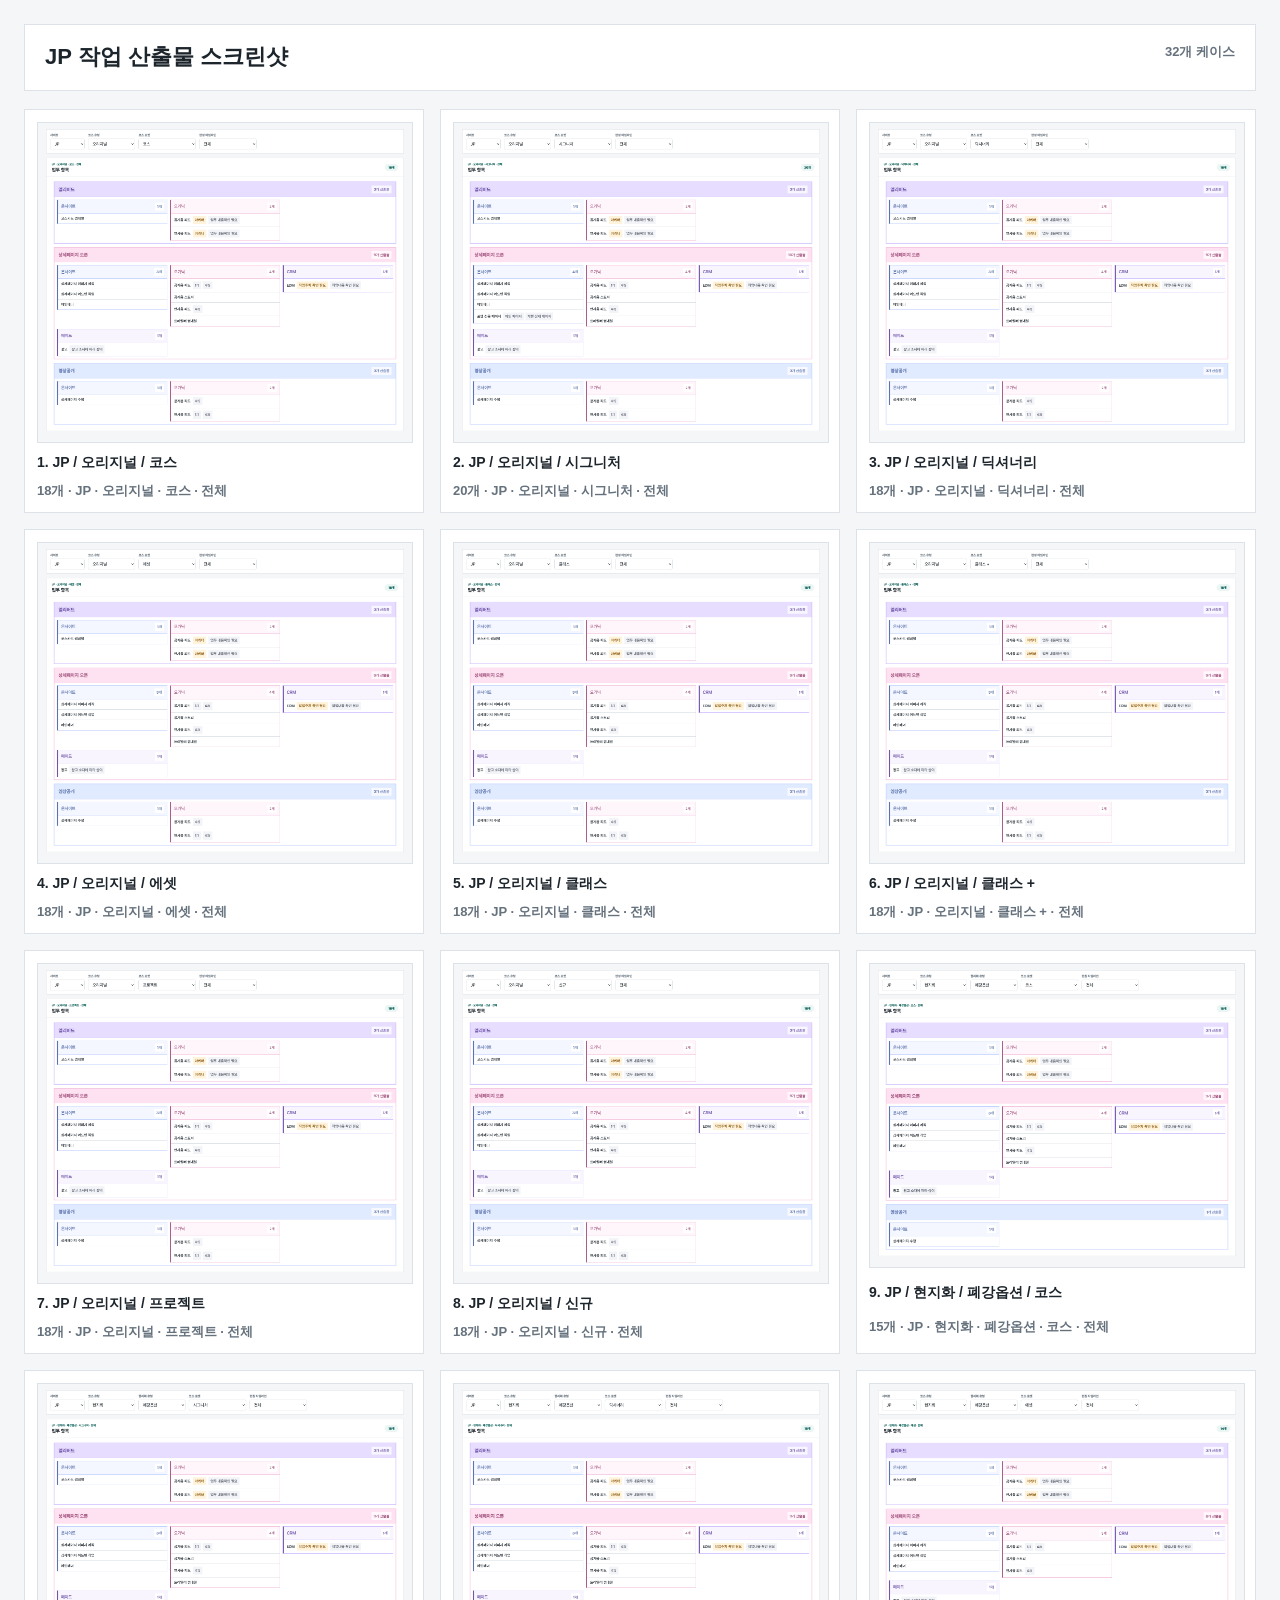
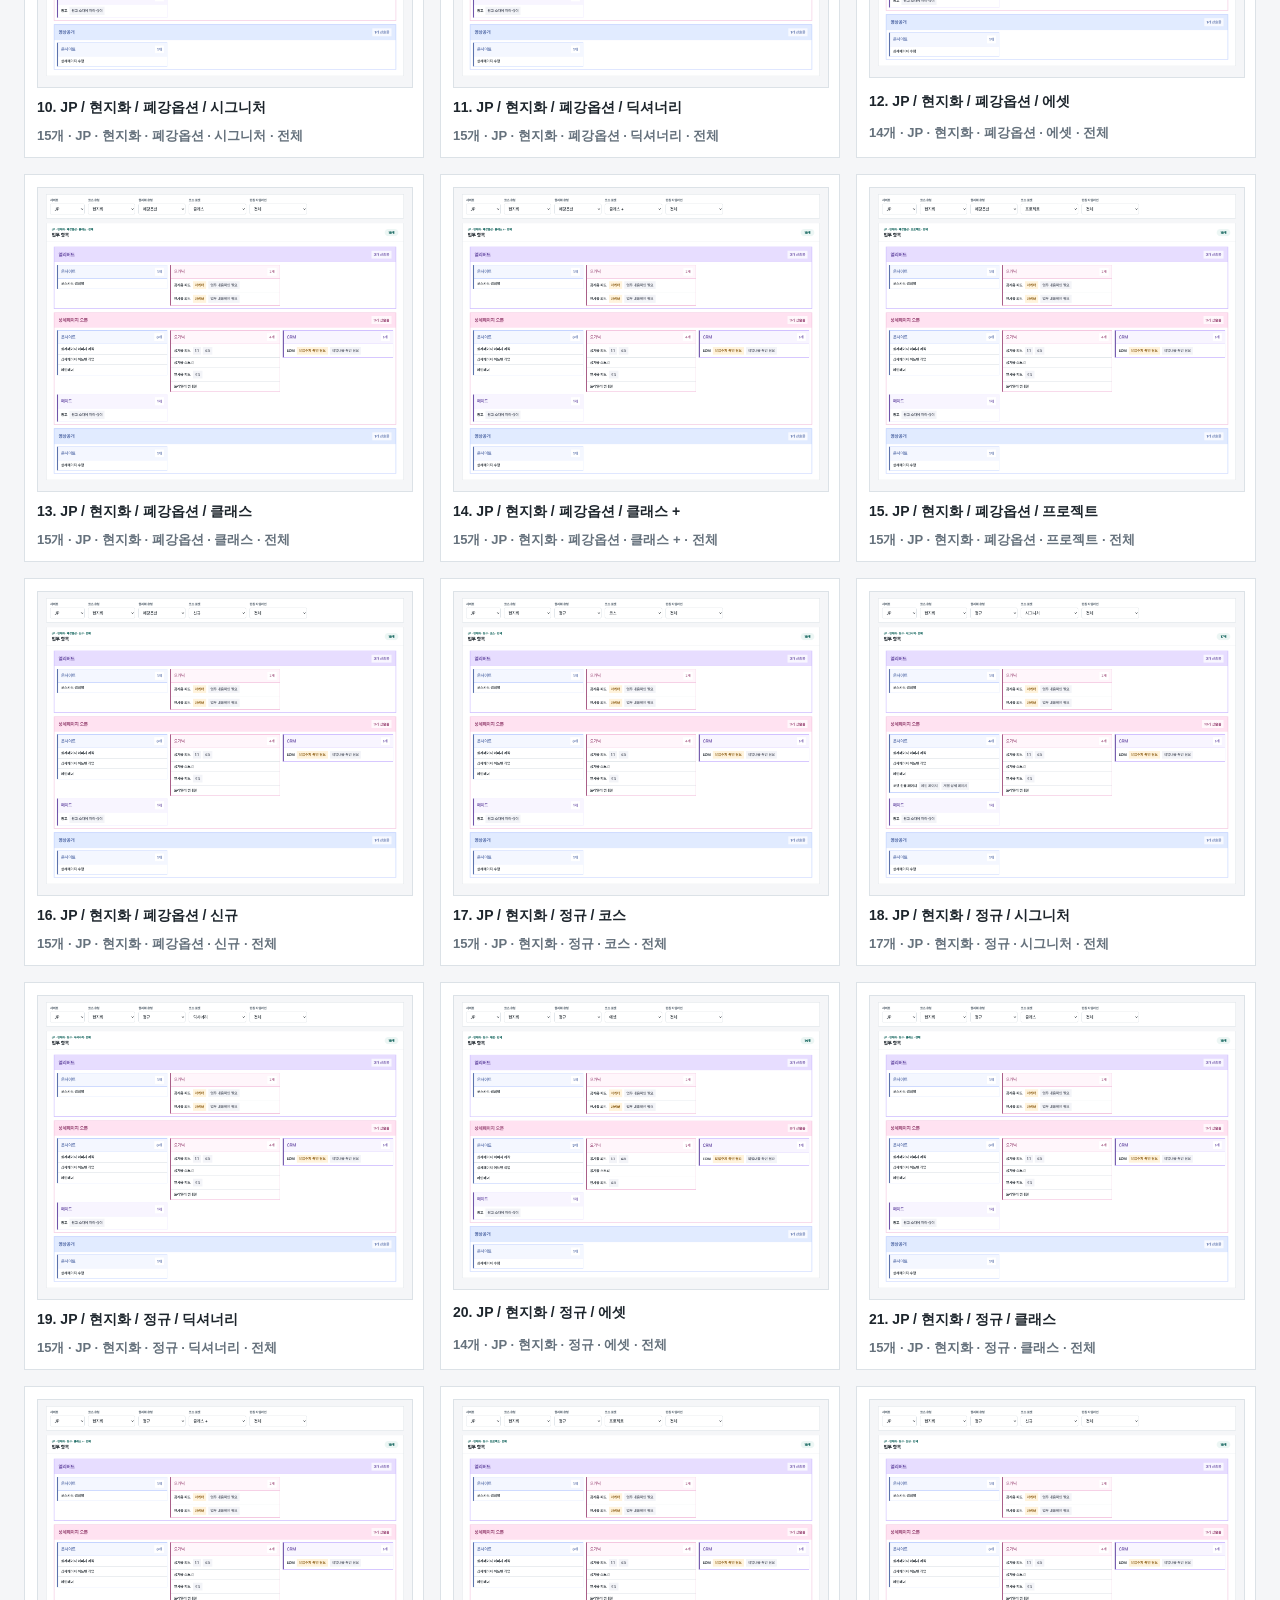
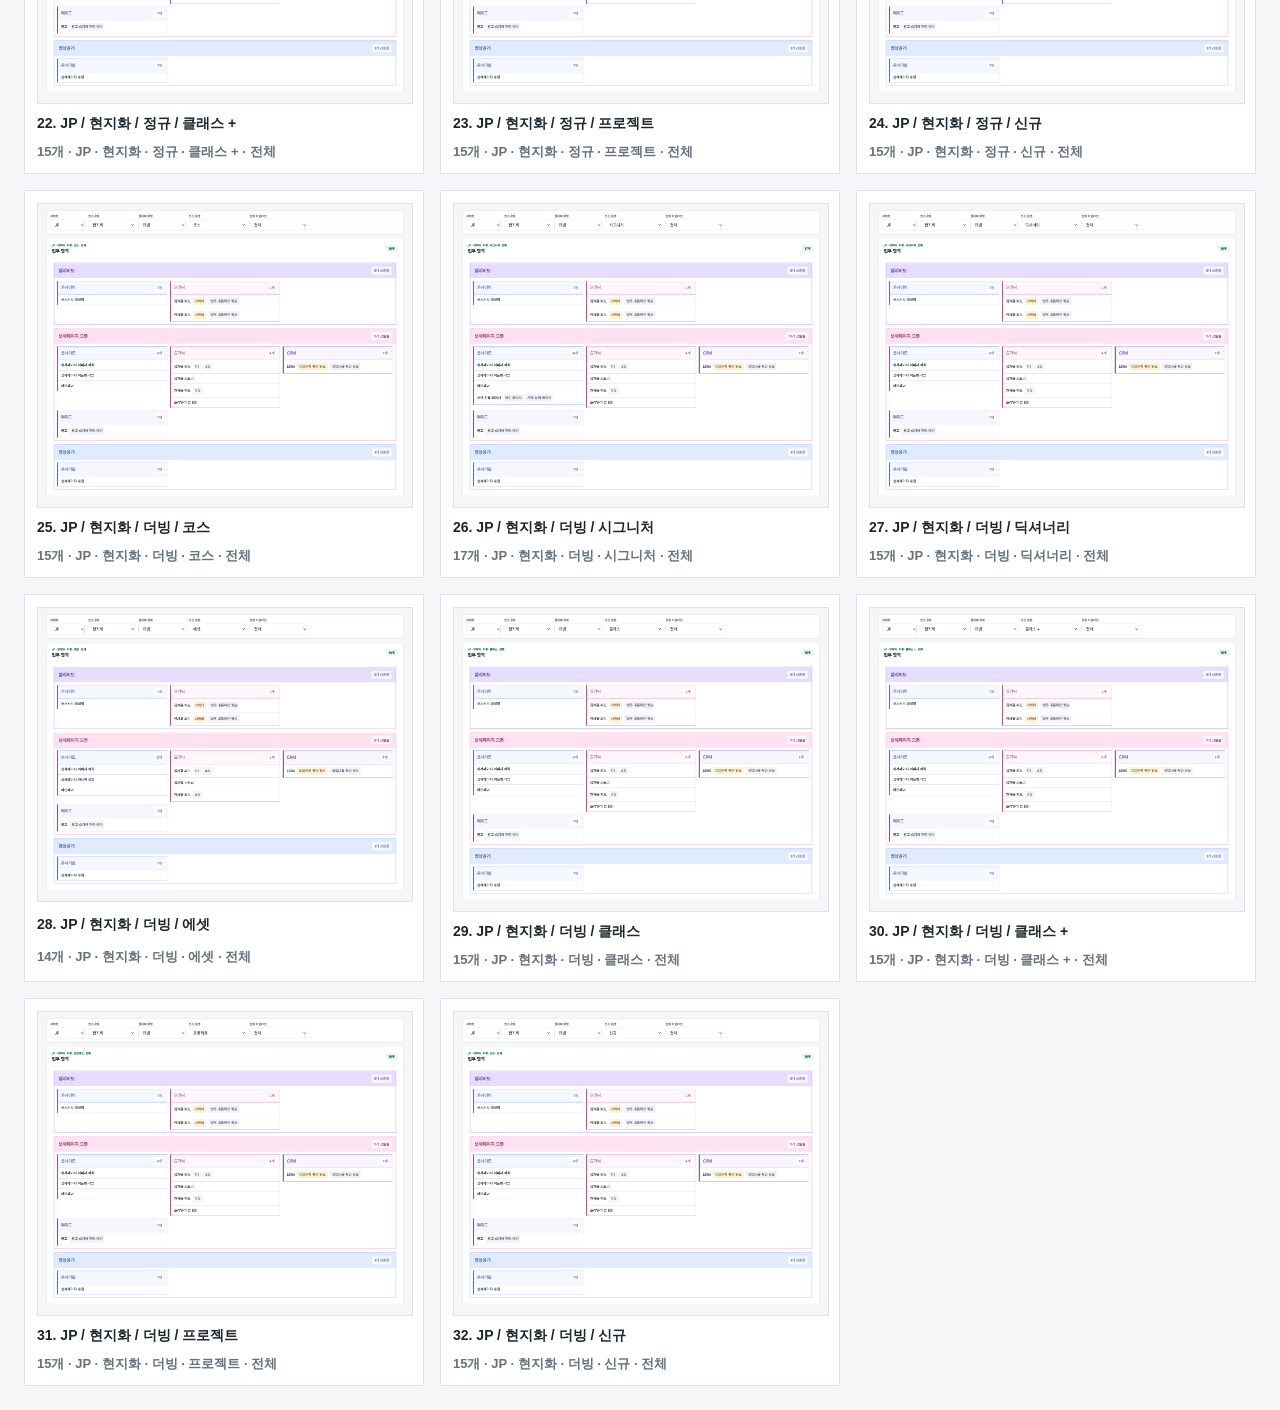
<file: outputs/jp-screenshots/index.html>
<!doctype html>
<html lang="ko">
  <head>
    <meta charset="UTF-8" />
    <meta name="viewport" content="width=device-width, initial-scale=1.0" />
    <title>JP 작업 산출물 스크린샷</title>
    <style>
      body {
        background: #f5f6f8;
        color: #1d252c;
        font-family:
          Inter, "Pretendard", "Noto Sans KR", -apple-system, BlinkMacSystemFont,
          "Segoe UI", sans-serif;
        letter-spacing: 0;
        margin: 0;
      }

      main {
        display: grid;
        gap: 18px;
        padding: 24px;
      }

      header {
        background: #ffffff;
        border: 1px solid #dce2e7;
        display: flex;
        gap: 12px;
        justify-content: space-between;
        padding: 18px 20px;
      }

      h1,
      p {
        margin: 0;
      }

      h1 {
        font-size: 22px;
        line-height: 1.3;
      }

      p {
        color: #65717c;
        font-size: 13px;
        font-weight: 700;
      }

      .gallery {
        display: grid;
        gap: 16px;
        grid-template-columns: repeat(auto-fit, minmax(360px, 1fr));
      }

      article {
        background: #ffffff;
        border: 1px solid #dce2e7;
        display: grid;
        gap: 10px;
        padding: 12px;
      }

      a {
        color: inherit;
        text-decoration: none;
      }

      img {
        border: 1px solid #dce2e7;
        display: block;
        height: auto;
        width: 100%;
      }

      strong {
        font-size: 14px;
        line-height: 1.35;
      }

      @media (max-width: 520px) {
        main {
          padding: 16px;
        }

        header {
          display: grid;
        }

        .gallery {
          grid-template-columns: 1fr;
        }
      }
    </style>
  </head>
  <body>
    <main>
      <header>
        <h1>JP 작업 산출물 스크린샷</h1>
        <p>32개 케이스</p>
      </header>
      <section class="gallery">
        <article>
          <a href="./01_JP_original_course.png" target="_blank" rel="noreferrer">
            <img src="./01_JP_original_course.png" alt="JP / 오리지널 / 코스" />
          </a>
          <strong>1. JP / 오리지널 / 코스</strong>
          <p>18개 · JP · 오리지널 · 코스 · 전체</p>
        </article>
<article>
          <a href="./02_JP_original_signature.png" target="_blank" rel="noreferrer">
            <img src="./02_JP_original_signature.png" alt="JP / 오리지널 / 시그니처" />
          </a>
          <strong>2. JP / 오리지널 / 시그니처</strong>
          <p>20개 · JP · 오리지널 · 시그니처 · 전체</p>
        </article>
<article>
          <a href="./03_JP_original_dictionary.png" target="_blank" rel="noreferrer">
            <img src="./03_JP_original_dictionary.png" alt="JP / 오리지널 / 딕셔너리" />
          </a>
          <strong>3. JP / 오리지널 / 딕셔너리</strong>
          <p>18개 · JP · 오리지널 · 딕셔너리 · 전체</p>
        </article>
<article>
          <a href="./04_JP_original_asset.png" target="_blank" rel="noreferrer">
            <img src="./04_JP_original_asset.png" alt="JP / 오리지널 / 에셋" />
          </a>
          <strong>4. JP / 오리지널 / 에셋</strong>
          <p>18개 · JP · 오리지널 · 에셋 · 전체</p>
        </article>
<article>
          <a href="./05_JP_original_class.png" target="_blank" rel="noreferrer">
            <img src="./05_JP_original_class.png" alt="JP / 오리지널 / 클래스" />
          </a>
          <strong>5. JP / 오리지널 / 클래스</strong>
          <p>18개 · JP · 오리지널 · 클래스 · 전체</p>
        </article>
<article>
          <a href="./06_JP_original_class-plus.png" target="_blank" rel="noreferrer">
            <img src="./06_JP_original_class-plus.png" alt="JP / 오리지널 / 클래스 +" />
          </a>
          <strong>6. JP / 오리지널 / 클래스 +</strong>
          <p>18개 · JP · 오리지널 · 클래스 + · 전체</p>
        </article>
<article>
          <a href="./07_JP_original_project.png" target="_blank" rel="noreferrer">
            <img src="./07_JP_original_project.png" alt="JP / 오리지널 / 프로젝트" />
          </a>
          <strong>7. JP / 오리지널 / 프로젝트</strong>
          <p>18개 · JP · 오리지널 · 프로젝트 · 전체</p>
        </article>
<article>
          <a href="./08_JP_original_new.png" target="_blank" rel="noreferrer">
            <img src="./08_JP_original_new.png" alt="JP / 오리지널 / 신규" />
          </a>
          <strong>8. JP / 오리지널 / 신규</strong>
          <p>18개 · JP · 오리지널 · 신규 · 전체</p>
        </article>
<article>
          <a href="./09_JP_localized_closed-option_course.png" target="_blank" rel="noreferrer">
            <img src="./09_JP_localized_closed-option_course.png" alt="JP / 현지화 / 폐강옵션 / 코스" />
          </a>
          <strong>9. JP / 현지화 / 폐강옵션 / 코스</strong>
          <p>15개 · JP · 현지화 · 폐강옵션 · 코스 · 전체</p>
        </article>
<article>
          <a href="./10_JP_localized_closed-option_signature.png" target="_blank" rel="noreferrer">
            <img src="./10_JP_localized_closed-option_signature.png" alt="JP / 현지화 / 폐강옵션 / 시그니처" />
          </a>
          <strong>10. JP / 현지화 / 폐강옵션 / 시그니처</strong>
          <p>15개 · JP · 현지화 · 폐강옵션 · 시그니처 · 전체</p>
        </article>
<article>
          <a href="./11_JP_localized_closed-option_dictionary.png" target="_blank" rel="noreferrer">
            <img src="./11_JP_localized_closed-option_dictionary.png" alt="JP / 현지화 / 폐강옵션 / 딕셔너리" />
          </a>
          <strong>11. JP / 현지화 / 폐강옵션 / 딕셔너리</strong>
          <p>15개 · JP · 현지화 · 폐강옵션 · 딕셔너리 · 전체</p>
        </article>
<article>
          <a href="./12_JP_localized_closed-option_asset.png" target="_blank" rel="noreferrer">
            <img src="./12_JP_localized_closed-option_asset.png" alt="JP / 현지화 / 폐강옵션 / 에셋" />
          </a>
          <strong>12. JP / 현지화 / 폐강옵션 / 에셋</strong>
          <p>14개 · JP · 현지화 · 폐강옵션 · 에셋 · 전체</p>
        </article>
<article>
          <a href="./13_JP_localized_closed-option_class.png" target="_blank" rel="noreferrer">
            <img src="./13_JP_localized_closed-option_class.png" alt="JP / 현지화 / 폐강옵션 / 클래스" />
          </a>
          <strong>13. JP / 현지화 / 폐강옵션 / 클래스</strong>
          <p>15개 · JP · 현지화 · 폐강옵션 · 클래스 · 전체</p>
        </article>
<article>
          <a href="./14_JP_localized_closed-option_class-plus.png" target="_blank" rel="noreferrer">
            <img src="./14_JP_localized_closed-option_class-plus.png" alt="JP / 현지화 / 폐강옵션 / 클래스 +" />
          </a>
          <strong>14. JP / 현지화 / 폐강옵션 / 클래스 +</strong>
          <p>15개 · JP · 현지화 · 폐강옵션 · 클래스 + · 전체</p>
        </article>
<article>
          <a href="./15_JP_localized_closed-option_project.png" target="_blank" rel="noreferrer">
            <img src="./15_JP_localized_closed-option_project.png" alt="JP / 현지화 / 폐강옵션 / 프로젝트" />
          </a>
          <strong>15. JP / 현지화 / 폐강옵션 / 프로젝트</strong>
          <p>15개 · JP · 현지화 · 폐강옵션 · 프로젝트 · 전체</p>
        </article>
<article>
          <a href="./16_JP_localized_closed-option_new.png" target="_blank" rel="noreferrer">
            <img src="./16_JP_localized_closed-option_new.png" alt="JP / 현지화 / 폐강옵션 / 신규" />
          </a>
          <strong>16. JP / 현지화 / 폐강옵션 / 신규</strong>
          <p>15개 · JP · 현지화 · 폐강옵션 · 신규 · 전체</p>
        </article>
<article>
          <a href="./17_JP_localized_regular_course.png" target="_blank" rel="noreferrer">
            <img src="./17_JP_localized_regular_course.png" alt="JP / 현지화 / 정규 / 코스" />
          </a>
          <strong>17. JP / 현지화 / 정규 / 코스</strong>
          <p>15개 · JP · 현지화 · 정규 · 코스 · 전체</p>
        </article>
<article>
          <a href="./18_JP_localized_regular_signature.png" target="_blank" rel="noreferrer">
            <img src="./18_JP_localized_regular_signature.png" alt="JP / 현지화 / 정규 / 시그니처" />
          </a>
          <strong>18. JP / 현지화 / 정규 / 시그니처</strong>
          <p>17개 · JP · 현지화 · 정규 · 시그니처 · 전체</p>
        </article>
<article>
          <a href="./19_JP_localized_regular_dictionary.png" target="_blank" rel="noreferrer">
            <img src="./19_JP_localized_regular_dictionary.png" alt="JP / 현지화 / 정규 / 딕셔너리" />
          </a>
          <strong>19. JP / 현지화 / 정규 / 딕셔너리</strong>
          <p>15개 · JP · 현지화 · 정규 · 딕셔너리 · 전체</p>
        </article>
<article>
          <a href="./20_JP_localized_regular_asset.png" target="_blank" rel="noreferrer">
            <img src="./20_JP_localized_regular_asset.png" alt="JP / 현지화 / 정규 / 에셋" />
          </a>
          <strong>20. JP / 현지화 / 정규 / 에셋</strong>
          <p>14개 · JP · 현지화 · 정규 · 에셋 · 전체</p>
        </article>
<article>
          <a href="./21_JP_localized_regular_class.png" target="_blank" rel="noreferrer">
            <img src="./21_JP_localized_regular_class.png" alt="JP / 현지화 / 정규 / 클래스" />
          </a>
          <strong>21. JP / 현지화 / 정규 / 클래스</strong>
          <p>15개 · JP · 현지화 · 정규 · 클래스 · 전체</p>
        </article>
<article>
          <a href="./22_JP_localized_regular_class-plus.png" target="_blank" rel="noreferrer">
            <img src="./22_JP_localized_regular_class-plus.png" alt="JP / 현지화 / 정규 / 클래스 +" />
          </a>
          <strong>22. JP / 현지화 / 정규 / 클래스 +</strong>
          <p>15개 · JP · 현지화 · 정규 · 클래스 + · 전체</p>
        </article>
<article>
          <a href="./23_JP_localized_regular_project.png" target="_blank" rel="noreferrer">
            <img src="./23_JP_localized_regular_project.png" alt="JP / 현지화 / 정규 / 프로젝트" />
          </a>
          <strong>23. JP / 현지화 / 정규 / 프로젝트</strong>
          <p>15개 · JP · 현지화 · 정규 · 프로젝트 · 전체</p>
        </article>
<article>
          <a href="./24_JP_localized_regular_new.png" target="_blank" rel="noreferrer">
            <img src="./24_JP_localized_regular_new.png" alt="JP / 현지화 / 정규 / 신규" />
          </a>
          <strong>24. JP / 현지화 / 정규 / 신규</strong>
          <p>15개 · JP · 현지화 · 정규 · 신규 · 전체</p>
        </article>
<article>
          <a href="./25_JP_localized_dubbing_course.png" target="_blank" rel="noreferrer">
            <img src="./25_JP_localized_dubbing_course.png" alt="JP / 현지화 / 더빙 / 코스" />
          </a>
          <strong>25. JP / 현지화 / 더빙 / 코스</strong>
          <p>15개 · JP · 현지화 · 더빙 · 코스 · 전체</p>
        </article>
<article>
          <a href="./26_JP_localized_dubbing_signature.png" target="_blank" rel="noreferrer">
            <img src="./26_JP_localized_dubbing_signature.png" alt="JP / 현지화 / 더빙 / 시그니처" />
          </a>
          <strong>26. JP / 현지화 / 더빙 / 시그니처</strong>
          <p>17개 · JP · 현지화 · 더빙 · 시그니처 · 전체</p>
        </article>
<article>
          <a href="./27_JP_localized_dubbing_dictionary.png" target="_blank" rel="noreferrer">
            <img src="./27_JP_localized_dubbing_dictionary.png" alt="JP / 현지화 / 더빙 / 딕셔너리" />
          </a>
          <strong>27. JP / 현지화 / 더빙 / 딕셔너리</strong>
          <p>15개 · JP · 현지화 · 더빙 · 딕셔너리 · 전체</p>
        </article>
<article>
          <a href="./28_JP_localized_dubbing_asset.png" target="_blank" rel="noreferrer">
            <img src="./28_JP_localized_dubbing_asset.png" alt="JP / 현지화 / 더빙 / 에셋" />
          </a>
          <strong>28. JP / 현지화 / 더빙 / 에셋</strong>
          <p>14개 · JP · 현지화 · 더빙 · 에셋 · 전체</p>
        </article>
<article>
          <a href="./29_JP_localized_dubbing_class.png" target="_blank" rel="noreferrer">
            <img src="./29_JP_localized_dubbing_class.png" alt="JP / 현지화 / 더빙 / 클래스" />
          </a>
          <strong>29. JP / 현지화 / 더빙 / 클래스</strong>
          <p>15개 · JP · 현지화 · 더빙 · 클래스 · 전체</p>
        </article>
<article>
          <a href="./30_JP_localized_dubbing_class-plus.png" target="_blank" rel="noreferrer">
            <img src="./30_JP_localized_dubbing_class-plus.png" alt="JP / 현지화 / 더빙 / 클래스 +" />
          </a>
          <strong>30. JP / 현지화 / 더빙 / 클래스 +</strong>
          <p>15개 · JP · 현지화 · 더빙 · 클래스 + · 전체</p>
        </article>
<article>
          <a href="./31_JP_localized_dubbing_project.png" target="_blank" rel="noreferrer">
            <img src="./31_JP_localized_dubbing_project.png" alt="JP / 현지화 / 더빙 / 프로젝트" />
          </a>
          <strong>31. JP / 현지화 / 더빙 / 프로젝트</strong>
          <p>15개 · JP · 현지화 · 더빙 · 프로젝트 · 전체</p>
        </article>
<article>
          <a href="./32_JP_localized_dubbing_new.png" target="_blank" rel="noreferrer">
            <img src="./32_JP_localized_dubbing_new.png" alt="JP / 현지화 / 더빙 / 신규" />
          </a>
          <strong>32. JP / 현지화 / 더빙 / 신규</strong>
          <p>15개 · JP · 현지화 · 더빙 · 신규 · 전체</p>
        </article>
      </section>
    </main>
  </body>
</html>
</file>
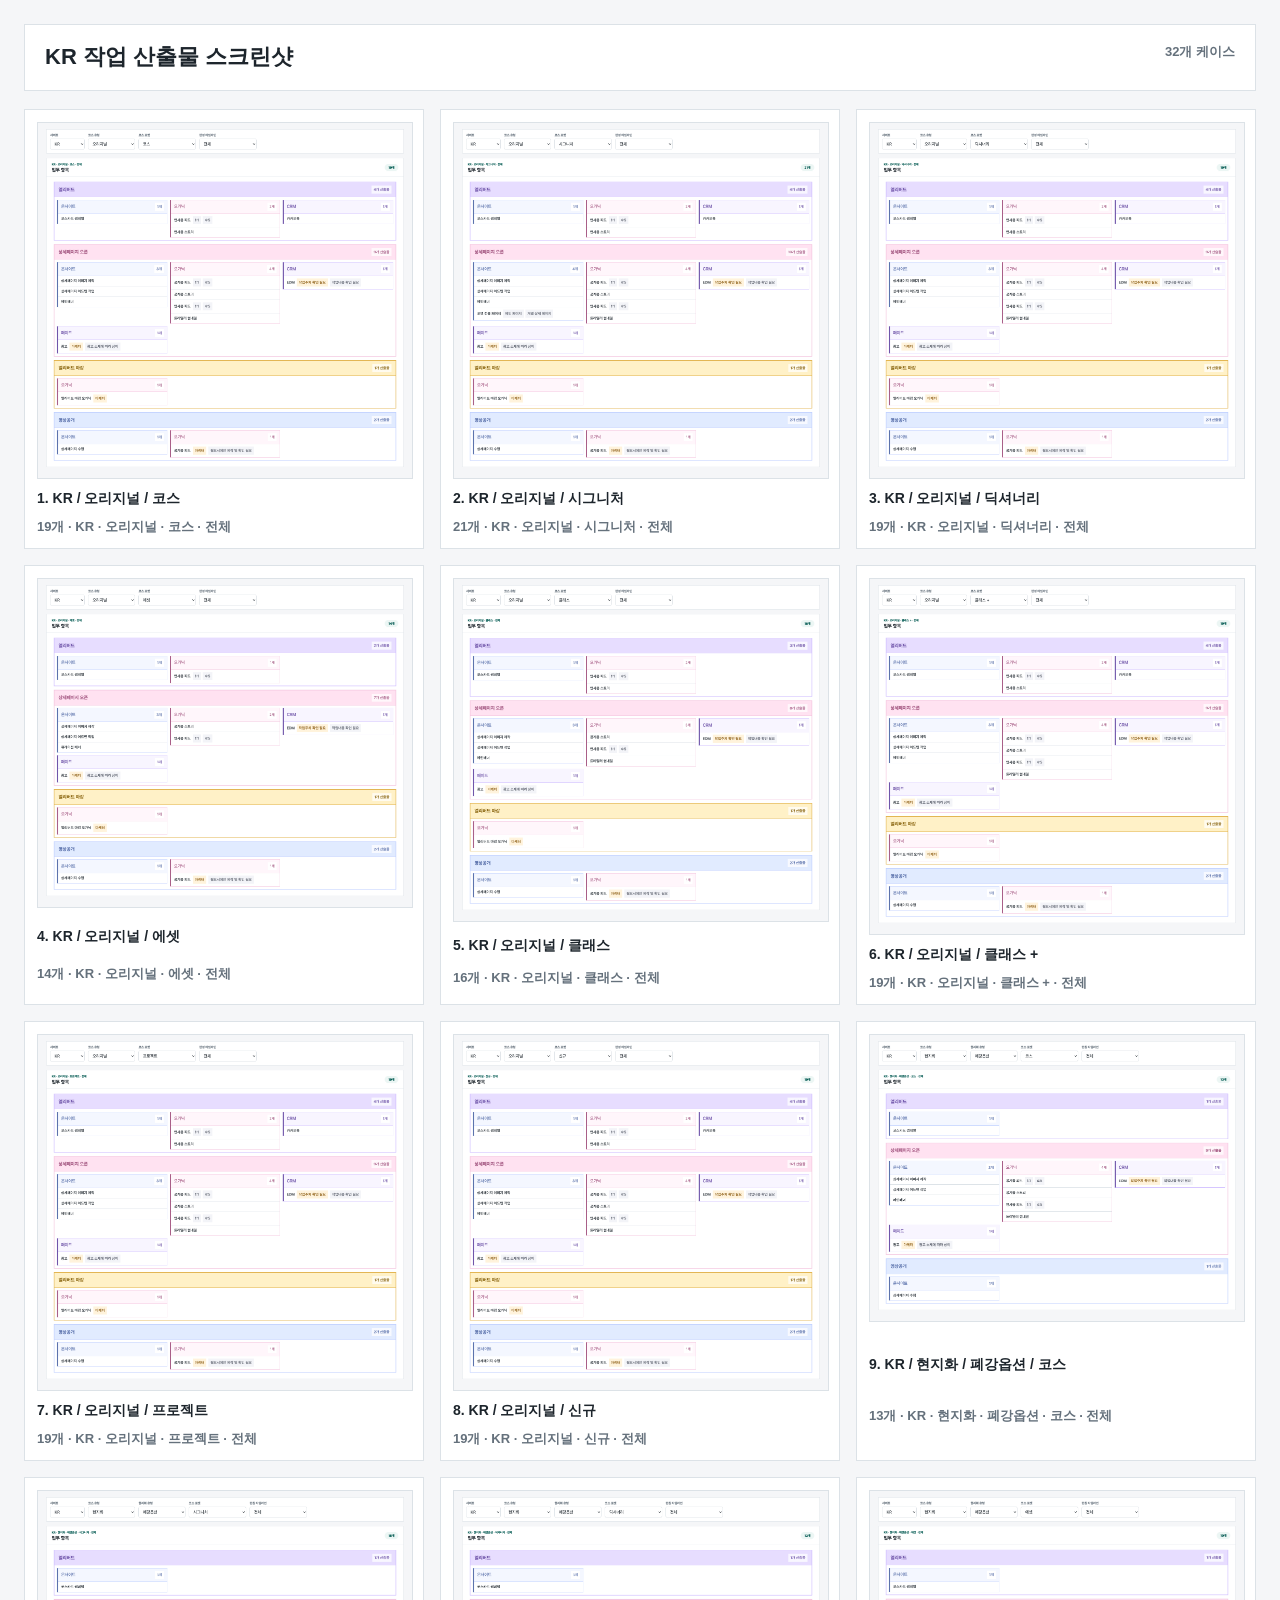
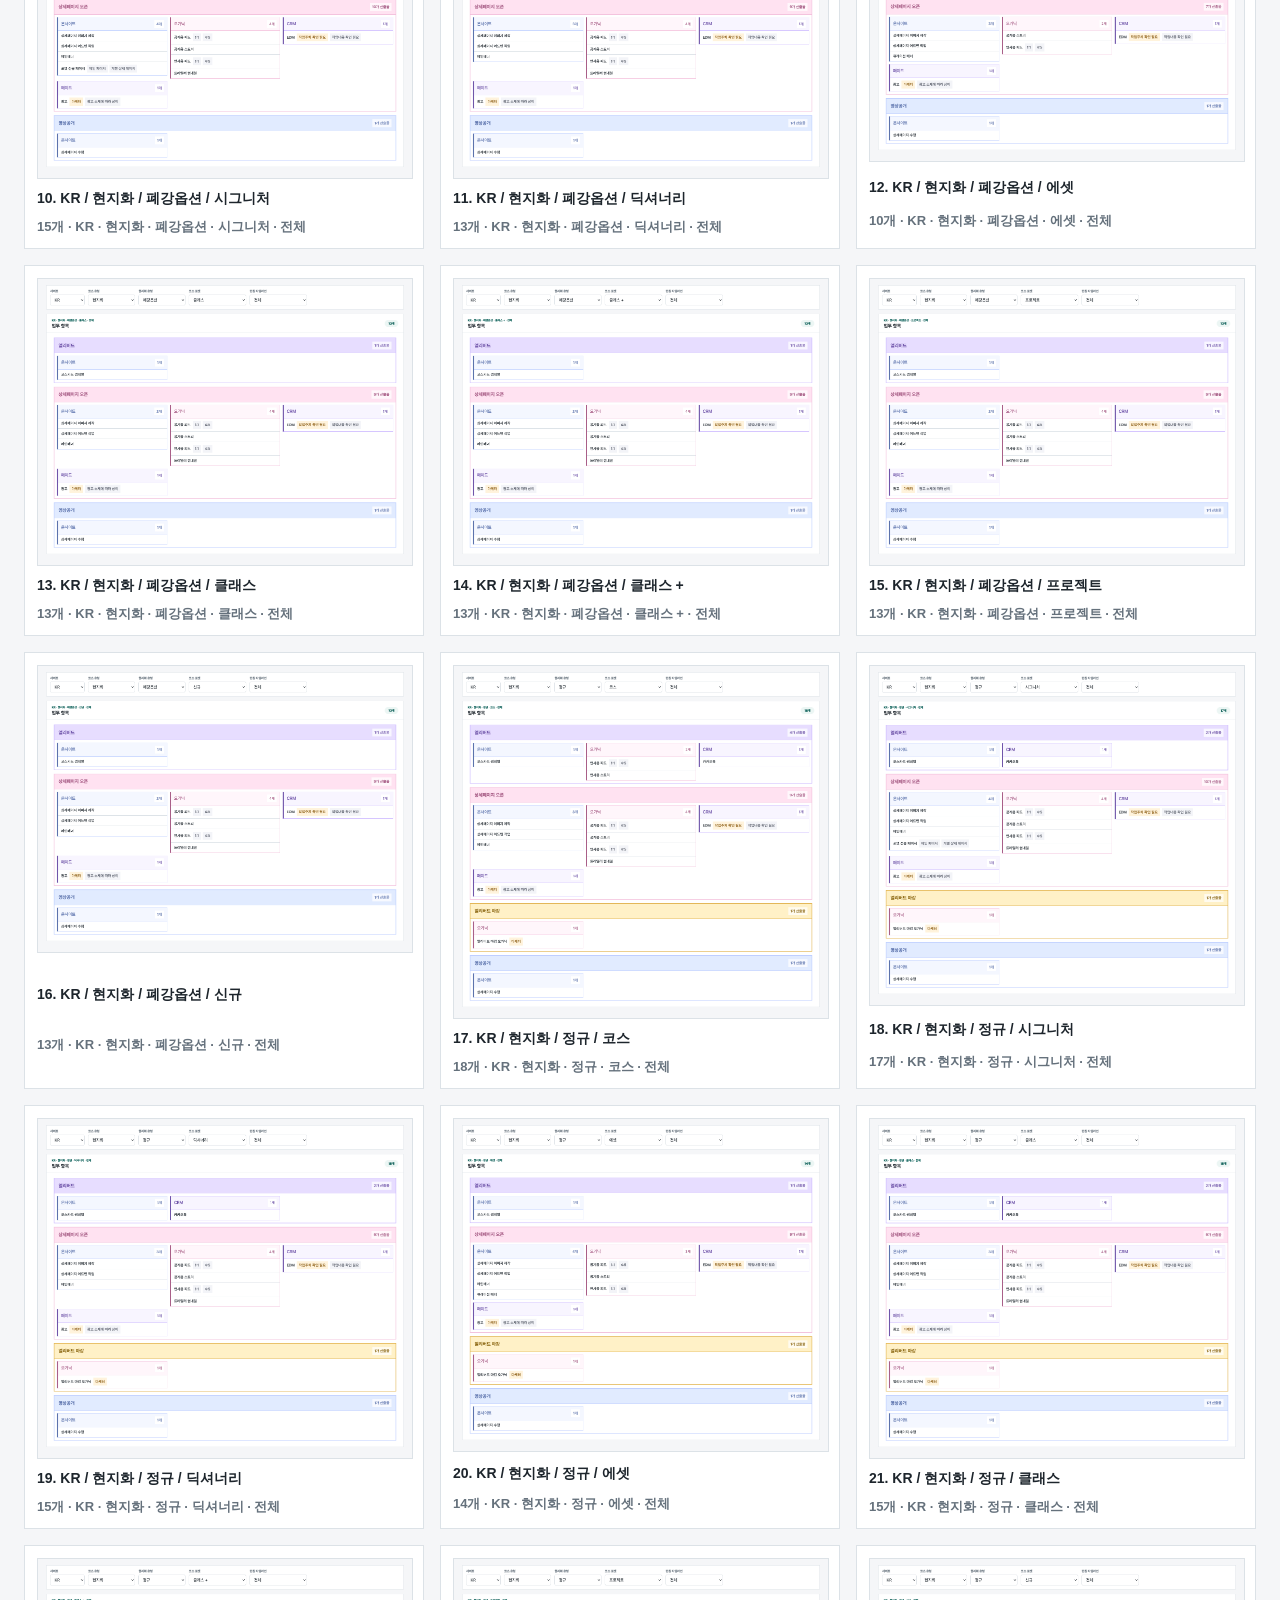
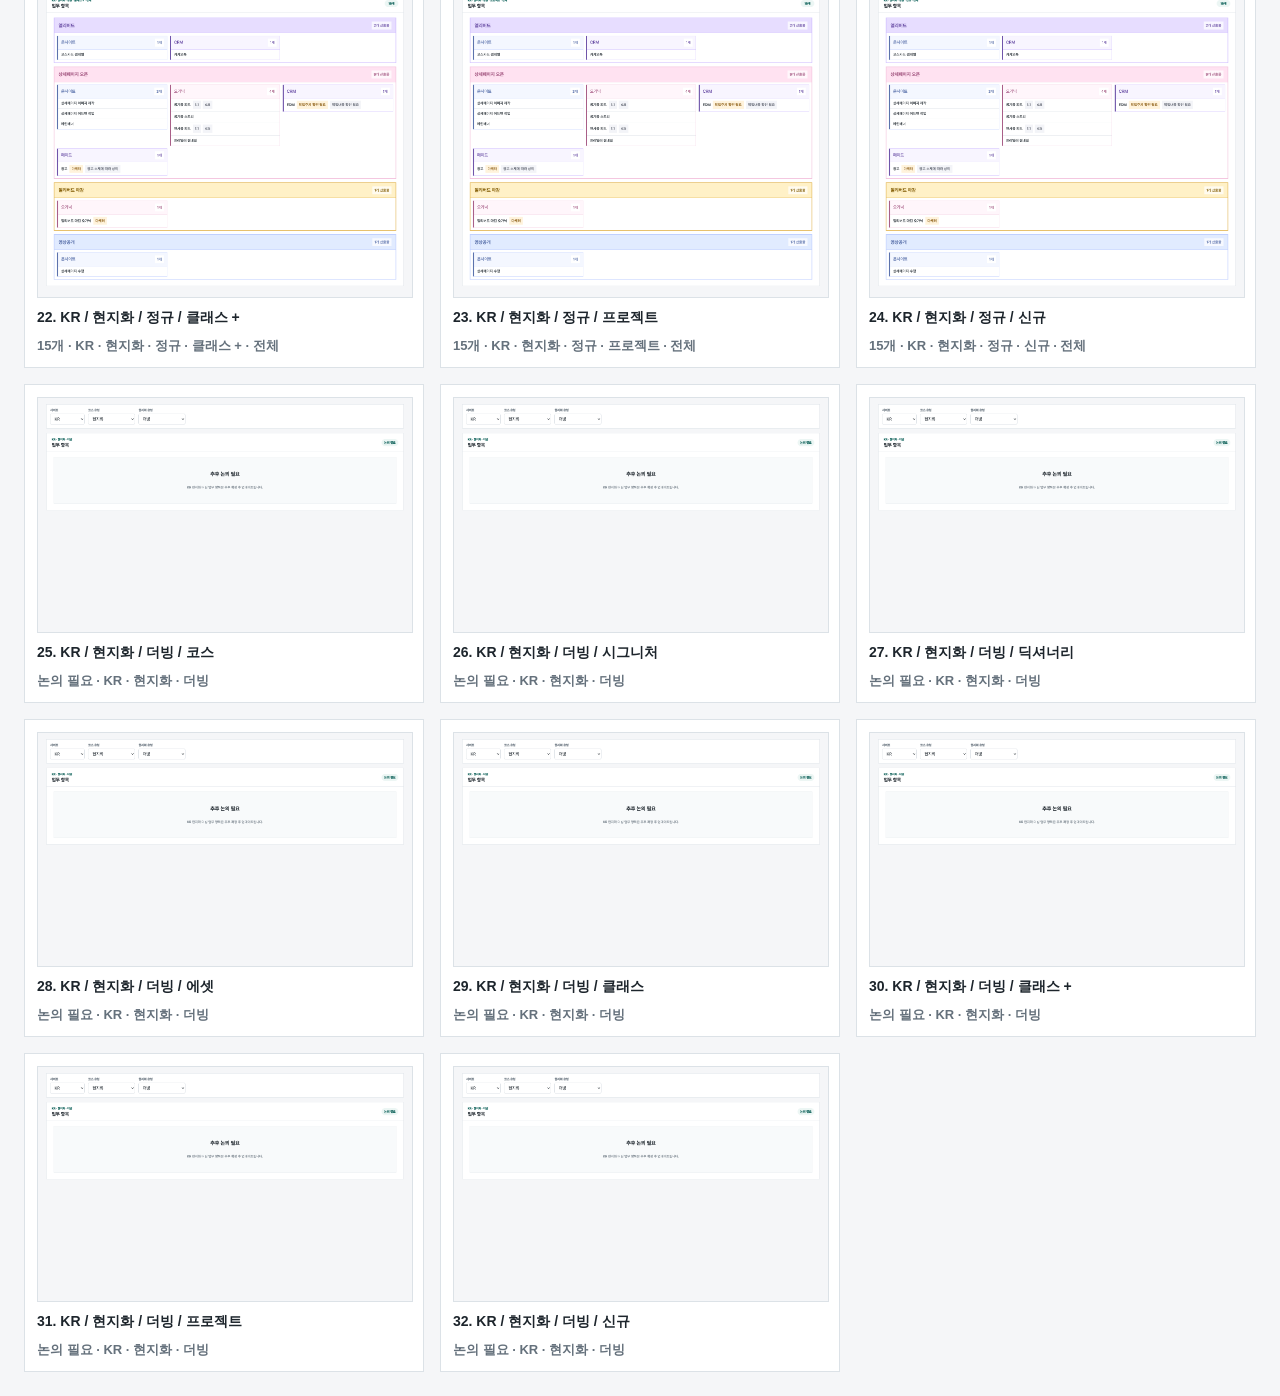
<file: outputs/kr-screenshots/index.html>
<!doctype html>
<html lang="ko">
  <head>
    <meta charset="UTF-8" />
    <meta name="viewport" content="width=device-width, initial-scale=1.0" />
    <title>KR 작업 산출물 스크린샷</title>
    <style>
      body {
        background: #f5f6f8;
        color: #1d252c;
        font-family:
          Inter, "Pretendard", "Noto Sans KR", -apple-system, BlinkMacSystemFont,
          "Segoe UI", sans-serif;
        letter-spacing: 0;
        margin: 0;
      }

      main {
        display: grid;
        gap: 18px;
        padding: 24px;
      }

      header {
        background: #ffffff;
        border: 1px solid #dce2e7;
        display: flex;
        gap: 12px;
        justify-content: space-between;
        padding: 18px 20px;
      }

      h1,
      p {
        margin: 0;
      }

      h1 {
        font-size: 22px;
        line-height: 1.3;
      }

      p {
        color: #65717c;
        font-size: 13px;
        font-weight: 700;
      }

      .gallery {
        display: grid;
        gap: 16px;
        grid-template-columns: repeat(auto-fit, minmax(360px, 1fr));
      }

      article {
        background: #ffffff;
        border: 1px solid #dce2e7;
        display: grid;
        gap: 10px;
        padding: 12px;
      }

      a {
        color: inherit;
        text-decoration: none;
      }

      img {
        border: 1px solid #dce2e7;
        display: block;
        height: auto;
        width: 100%;
      }

      strong {
        font-size: 14px;
        line-height: 1.35;
      }

      @media (max-width: 520px) {
        main {
          padding: 16px;
        }

        header {
          display: grid;
        }

        .gallery {
          grid-template-columns: 1fr;
        }
      }
    </style>
  </head>
  <body>
    <main>
      <header>
        <h1>KR 작업 산출물 스크린샷</h1>
        <p>32개 케이스</p>
      </header>
      <section class="gallery">
        <article>
          <a href="./01_KR_original_course.png" target="_blank" rel="noreferrer">
            <img src="./01_KR_original_course.png" alt="KR / 오리지널 / 코스" />
          </a>
          <strong>1. KR / 오리지널 / 코스</strong>
          <p>19개 · KR · 오리지널 · 코스 · 전체</p>
        </article>
<article>
          <a href="./02_KR_original_signature.png" target="_blank" rel="noreferrer">
            <img src="./02_KR_original_signature.png" alt="KR / 오리지널 / 시그니처" />
          </a>
          <strong>2. KR / 오리지널 / 시그니처</strong>
          <p>21개 · KR · 오리지널 · 시그니처 · 전체</p>
        </article>
<article>
          <a href="./03_KR_original_dictionary.png" target="_blank" rel="noreferrer">
            <img src="./03_KR_original_dictionary.png" alt="KR / 오리지널 / 딕셔너리" />
          </a>
          <strong>3. KR / 오리지널 / 딕셔너리</strong>
          <p>19개 · KR · 오리지널 · 딕셔너리 · 전체</p>
        </article>
<article>
          <a href="./04_KR_original_asset.png" target="_blank" rel="noreferrer">
            <img src="./04_KR_original_asset.png" alt="KR / 오리지널 / 에셋" />
          </a>
          <strong>4. KR / 오리지널 / 에셋</strong>
          <p>14개 · KR · 오리지널 · 에셋 · 전체</p>
        </article>
<article>
          <a href="./05_KR_original_class.png" target="_blank" rel="noreferrer">
            <img src="./05_KR_original_class.png" alt="KR / 오리지널 / 클래스" />
          </a>
          <strong>5. KR / 오리지널 / 클래스</strong>
          <p>16개 · KR · 오리지널 · 클래스 · 전체</p>
        </article>
<article>
          <a href="./06_KR_original_class-plus.png" target="_blank" rel="noreferrer">
            <img src="./06_KR_original_class-plus.png" alt="KR / 오리지널 / 클래스 +" />
          </a>
          <strong>6. KR / 오리지널 / 클래스 +</strong>
          <p>19개 · KR · 오리지널 · 클래스 + · 전체</p>
        </article>
<article>
          <a href="./07_KR_original_project.png" target="_blank" rel="noreferrer">
            <img src="./07_KR_original_project.png" alt="KR / 오리지널 / 프로젝트" />
          </a>
          <strong>7. KR / 오리지널 / 프로젝트</strong>
          <p>19개 · KR · 오리지널 · 프로젝트 · 전체</p>
        </article>
<article>
          <a href="./08_KR_original_new.png" target="_blank" rel="noreferrer">
            <img src="./08_KR_original_new.png" alt="KR / 오리지널 / 신규" />
          </a>
          <strong>8. KR / 오리지널 / 신규</strong>
          <p>19개 · KR · 오리지널 · 신규 · 전체</p>
        </article>
<article>
          <a href="./09_KR_localized_closed-option_course.png" target="_blank" rel="noreferrer">
            <img src="./09_KR_localized_closed-option_course.png" alt="KR / 현지화 / 폐강옵션 / 코스" />
          </a>
          <strong>9. KR / 현지화 / 폐강옵션 / 코스</strong>
          <p>13개 · KR · 현지화 · 폐강옵션 · 코스 · 전체</p>
        </article>
<article>
          <a href="./10_KR_localized_closed-option_signature.png" target="_blank" rel="noreferrer">
            <img src="./10_KR_localized_closed-option_signature.png" alt="KR / 현지화 / 폐강옵션 / 시그니처" />
          </a>
          <strong>10. KR / 현지화 / 폐강옵션 / 시그니처</strong>
          <p>15개 · KR · 현지화 · 폐강옵션 · 시그니처 · 전체</p>
        </article>
<article>
          <a href="./11_KR_localized_closed-option_dictionary.png" target="_blank" rel="noreferrer">
            <img src="./11_KR_localized_closed-option_dictionary.png" alt="KR / 현지화 / 폐강옵션 / 딕셔너리" />
          </a>
          <strong>11. KR / 현지화 / 폐강옵션 / 딕셔너리</strong>
          <p>13개 · KR · 현지화 · 폐강옵션 · 딕셔너리 · 전체</p>
        </article>
<article>
          <a href="./12_KR_localized_closed-option_asset.png" target="_blank" rel="noreferrer">
            <img src="./12_KR_localized_closed-option_asset.png" alt="KR / 현지화 / 폐강옵션 / 에셋" />
          </a>
          <strong>12. KR / 현지화 / 폐강옵션 / 에셋</strong>
          <p>10개 · KR · 현지화 · 폐강옵션 · 에셋 · 전체</p>
        </article>
<article>
          <a href="./13_KR_localized_closed-option_class.png" target="_blank" rel="noreferrer">
            <img src="./13_KR_localized_closed-option_class.png" alt="KR / 현지화 / 폐강옵션 / 클래스" />
          </a>
          <strong>13. KR / 현지화 / 폐강옵션 / 클래스</strong>
          <p>13개 · KR · 현지화 · 폐강옵션 · 클래스 · 전체</p>
        </article>
<article>
          <a href="./14_KR_localized_closed-option_class-plus.png" target="_blank" rel="noreferrer">
            <img src="./14_KR_localized_closed-option_class-plus.png" alt="KR / 현지화 / 폐강옵션 / 클래스 +" />
          </a>
          <strong>14. KR / 현지화 / 폐강옵션 / 클래스 +</strong>
          <p>13개 · KR · 현지화 · 폐강옵션 · 클래스 + · 전체</p>
        </article>
<article>
          <a href="./15_KR_localized_closed-option_project.png" target="_blank" rel="noreferrer">
            <img src="./15_KR_localized_closed-option_project.png" alt="KR / 현지화 / 폐강옵션 / 프로젝트" />
          </a>
          <strong>15. KR / 현지화 / 폐강옵션 / 프로젝트</strong>
          <p>13개 · KR · 현지화 · 폐강옵션 · 프로젝트 · 전체</p>
        </article>
<article>
          <a href="./16_KR_localized_closed-option_new.png" target="_blank" rel="noreferrer">
            <img src="./16_KR_localized_closed-option_new.png" alt="KR / 현지화 / 폐강옵션 / 신규" />
          </a>
          <strong>16. KR / 현지화 / 폐강옵션 / 신규</strong>
          <p>13개 · KR · 현지화 · 폐강옵션 · 신규 · 전체</p>
        </article>
<article>
          <a href="./17_KR_localized_regular_course.png" target="_blank" rel="noreferrer">
            <img src="./17_KR_localized_regular_course.png" alt="KR / 현지화 / 정규 / 코스" />
          </a>
          <strong>17. KR / 현지화 / 정규 / 코스</strong>
          <p>18개 · KR · 현지화 · 정규 · 코스 · 전체</p>
        </article>
<article>
          <a href="./18_KR_localized_regular_signature.png" target="_blank" rel="noreferrer">
            <img src="./18_KR_localized_regular_signature.png" alt="KR / 현지화 / 정규 / 시그니처" />
          </a>
          <strong>18. KR / 현지화 / 정규 / 시그니처</strong>
          <p>17개 · KR · 현지화 · 정규 · 시그니처 · 전체</p>
        </article>
<article>
          <a href="./19_KR_localized_regular_dictionary.png" target="_blank" rel="noreferrer">
            <img src="./19_KR_localized_regular_dictionary.png" alt="KR / 현지화 / 정규 / 딕셔너리" />
          </a>
          <strong>19. KR / 현지화 / 정규 / 딕셔너리</strong>
          <p>15개 · KR · 현지화 · 정규 · 딕셔너리 · 전체</p>
        </article>
<article>
          <a href="./20_KR_localized_regular_asset.png" target="_blank" rel="noreferrer">
            <img src="./20_KR_localized_regular_asset.png" alt="KR / 현지화 / 정규 / 에셋" />
          </a>
          <strong>20. KR / 현지화 / 정규 / 에셋</strong>
          <p>14개 · KR · 현지화 · 정규 · 에셋 · 전체</p>
        </article>
<article>
          <a href="./21_KR_localized_regular_class.png" target="_blank" rel="noreferrer">
            <img src="./21_KR_localized_regular_class.png" alt="KR / 현지화 / 정규 / 클래스" />
          </a>
          <strong>21. KR / 현지화 / 정규 / 클래스</strong>
          <p>15개 · KR · 현지화 · 정규 · 클래스 · 전체</p>
        </article>
<article>
          <a href="./22_KR_localized_regular_class-plus.png" target="_blank" rel="noreferrer">
            <img src="./22_KR_localized_regular_class-plus.png" alt="KR / 현지화 / 정규 / 클래스 +" />
          </a>
          <strong>22. KR / 현지화 / 정규 / 클래스 +</strong>
          <p>15개 · KR · 현지화 · 정규 · 클래스 + · 전체</p>
        </article>
<article>
          <a href="./23_KR_localized_regular_project.png" target="_blank" rel="noreferrer">
            <img src="./23_KR_localized_regular_project.png" alt="KR / 현지화 / 정규 / 프로젝트" />
          </a>
          <strong>23. KR / 현지화 / 정규 / 프로젝트</strong>
          <p>15개 · KR · 현지화 · 정규 · 프로젝트 · 전체</p>
        </article>
<article>
          <a href="./24_KR_localized_regular_new.png" target="_blank" rel="noreferrer">
            <img src="./24_KR_localized_regular_new.png" alt="KR / 현지화 / 정규 / 신규" />
          </a>
          <strong>24. KR / 현지화 / 정규 / 신규</strong>
          <p>15개 · KR · 현지화 · 정규 · 신규 · 전체</p>
        </article>
<article>
          <a href="./25_KR_localized_dubbing_course.png" target="_blank" rel="noreferrer">
            <img src="./25_KR_localized_dubbing_course.png" alt="KR / 현지화 / 더빙 / 코스" />
          </a>
          <strong>25. KR / 현지화 / 더빙 / 코스</strong>
          <p>논의 필요 · KR · 현지화 · 더빙</p>
        </article>
<article>
          <a href="./26_KR_localized_dubbing_signature.png" target="_blank" rel="noreferrer">
            <img src="./26_KR_localized_dubbing_signature.png" alt="KR / 현지화 / 더빙 / 시그니처" />
          </a>
          <strong>26. KR / 현지화 / 더빙 / 시그니처</strong>
          <p>논의 필요 · KR · 현지화 · 더빙</p>
        </article>
<article>
          <a href="./27_KR_localized_dubbing_dictionary.png" target="_blank" rel="noreferrer">
            <img src="./27_KR_localized_dubbing_dictionary.png" alt="KR / 현지화 / 더빙 / 딕셔너리" />
          </a>
          <strong>27. KR / 현지화 / 더빙 / 딕셔너리</strong>
          <p>논의 필요 · KR · 현지화 · 더빙</p>
        </article>
<article>
          <a href="./28_KR_localized_dubbing_asset.png" target="_blank" rel="noreferrer">
            <img src="./28_KR_localized_dubbing_asset.png" alt="KR / 현지화 / 더빙 / 에셋" />
          </a>
          <strong>28. KR / 현지화 / 더빙 / 에셋</strong>
          <p>논의 필요 · KR · 현지화 · 더빙</p>
        </article>
<article>
          <a href="./29_KR_localized_dubbing_class.png" target="_blank" rel="noreferrer">
            <img src="./29_KR_localized_dubbing_class.png" alt="KR / 현지화 / 더빙 / 클래스" />
          </a>
          <strong>29. KR / 현지화 / 더빙 / 클래스</strong>
          <p>논의 필요 · KR · 현지화 · 더빙</p>
        </article>
<article>
          <a href="./30_KR_localized_dubbing_class-plus.png" target="_blank" rel="noreferrer">
            <img src="./30_KR_localized_dubbing_class-plus.png" alt="KR / 현지화 / 더빙 / 클래스 +" />
          </a>
          <strong>30. KR / 현지화 / 더빙 / 클래스 +</strong>
          <p>논의 필요 · KR · 현지화 · 더빙</p>
        </article>
<article>
          <a href="./31_KR_localized_dubbing_project.png" target="_blank" rel="noreferrer">
            <img src="./31_KR_localized_dubbing_project.png" alt="KR / 현지화 / 더빙 / 프로젝트" />
          </a>
          <strong>31. KR / 현지화 / 더빙 / 프로젝트</strong>
          <p>논의 필요 · KR · 현지화 · 더빙</p>
        </article>
<article>
          <a href="./32_KR_localized_dubbing_new.png" target="_blank" rel="noreferrer">
            <img src="./32_KR_localized_dubbing_new.png" alt="KR / 현지화 / 더빙 / 신규" />
          </a>
          <strong>32. KR / 현지화 / 더빙 / 신규</strong>
          <p>논의 필요 · KR · 현지화 · 더빙</p>
        </article>
      </section>
    </main>
  </body>
</html>
</file>
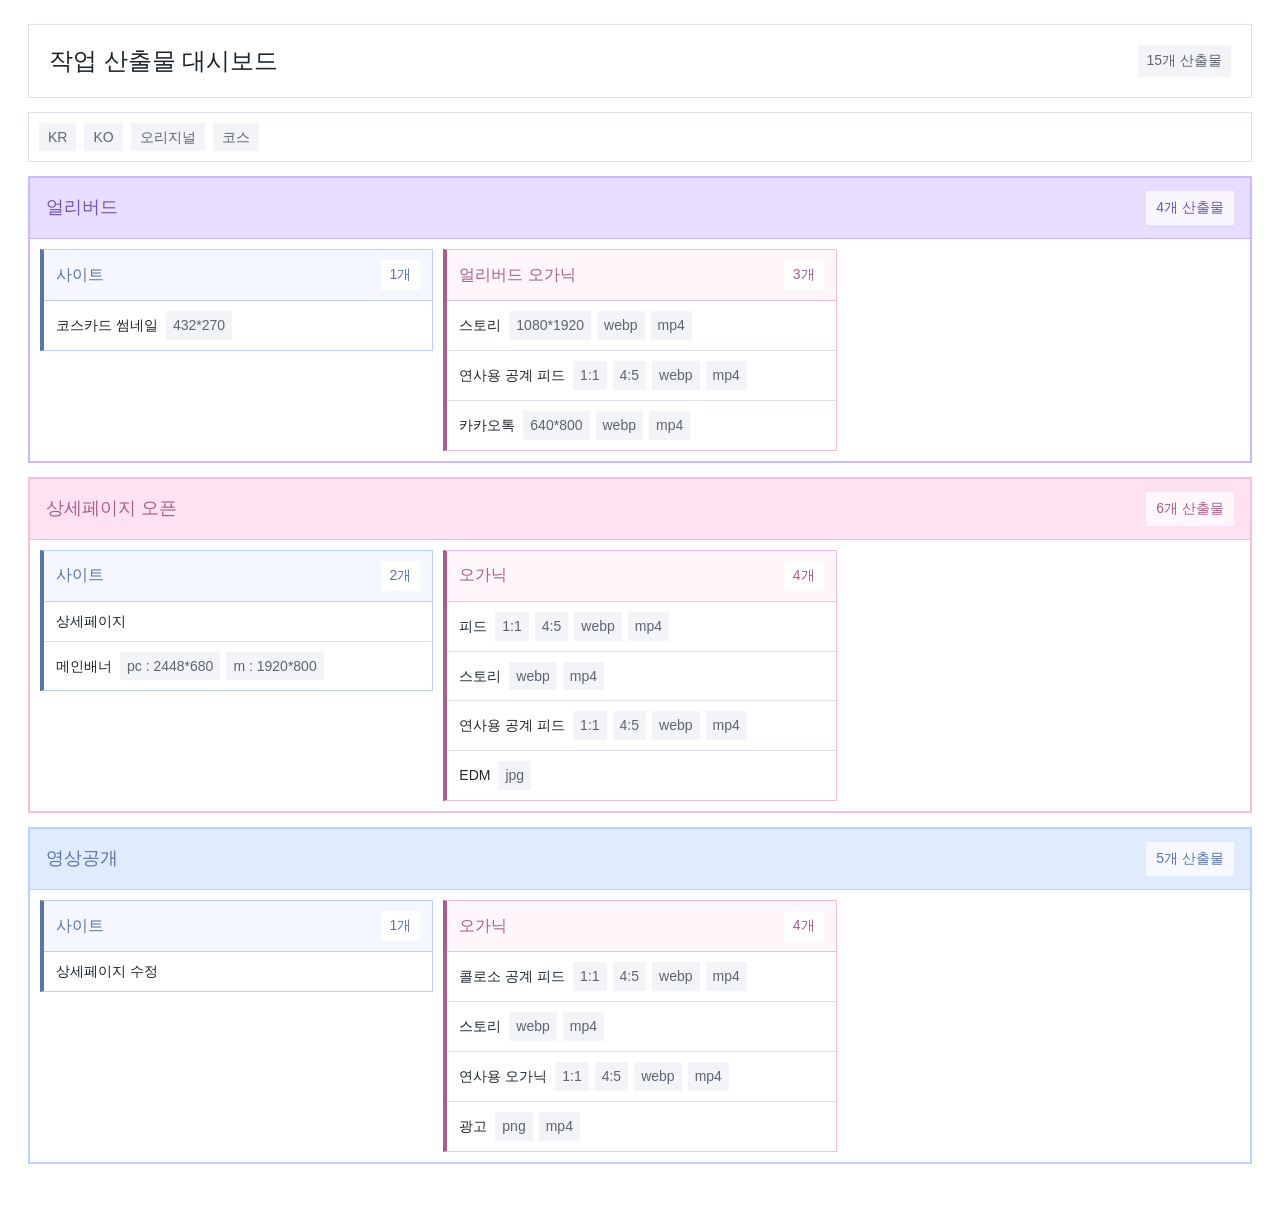
<file: output-dashboard-proposal.html>
<!doctype html>
<html lang="ko">
  <head>
    <meta charset="UTF-8" />
    <meta name="viewport" content="width=device-width, initial-scale=1.0" />
    <title>작업 산출물 대시보드 시안</title>
    <style>
      :root {
        --bg: #f5f6f8;
        --surface: #ffffff;
        --ink: #1d252c;
        --muted: #65717c;
        --line: #dce2e7;
        --line-strong: #c5ced6;
        --teal: #087f6f;
        --teal-dark: #075d55;
        --navy: #263747;
      }

      * {
        box-sizing: border-box;
      }

      body {
        margin: 0;
        background: #ffffff;
        color: var(--ink);
        font-family:
          Inter, "Pretendard", "Noto Sans KR", -apple-system, BlinkMacSystemFont,
          "Segoe UI", sans-serif;
        font-weight: 500;
        letter-spacing: 0;
      }

      .shell {
        display: grid;
        gap: 14px;
        margin: 0 auto;
        max-width: 1480px;
        padding: 24px 28px 44px;
      }

      .topbar,
      .scope-bar,
      .phase-section {
        background: var(--surface);
        border: 1px solid var(--line);
      }

      .topbar {
        align-items: center;
        display: flex;
        justify-content: space-between;
        padding: 20px;
      }

      h1,
      h2,
      h3,
      p,
      strong {
        margin: 0;
        font-weight: 500;
      }

      h1 {
        font-size: 24px;
        font-weight: 500;
        line-height: 1.25;
      }

      .count-pill {
        background: #f3f4f8;
        color: #5f6470;
        font-size: 14px;
        font-weight: 500;
        padding: 7px 9px;
      }

      .scope-bar {
        display: flex;
        flex-wrap: wrap;
        gap: 8px;
        padding: 10px;
      }

      .scope-bar span,
      .variant-chip {
        font-size: 14px;
        font-weight: 500;
        line-height: 1;
        padding: 7px 9px;
      }

      .scope-bar span {
        background: #f3f4f8;
        color: #5f6470;
      }

      .dashboard {
        display: grid;
        gap: 14px;
      }

      .phase-section {
        border-color: var(--phase-border);
        border-width: 2px;
      }

      .phase-header {
        align-items: center;
        background: var(--phase-color);
        border-bottom: 1px solid var(--phase-border);
        display: flex;
        justify-content: space-between;
        gap: 16px;
        padding: 13px 16px;
      }

      .phase-header h2 {
        color: var(--phase-ink);
        font-size: 18px;
        font-weight: 500;
        line-height: 1.32;
      }

      .phase-header strong {
        background: rgba(255, 255, 255, 0.72);
        color: var(--phase-ink);
        font-size: 14px;
        padding: 8px 10px;
        white-space: nowrap;
      }

      .group-grid {
        align-items: start;
        display: grid;
        gap: 10px;
        grid-template-columns: repeat(3, minmax(0, 1fr));
        padding: 10px;
      }

      .group-panel {
        border: 1px solid var(--group-border);
        border-left: 4px solid var(--group-color);
        min-width: 0;
      }

      .group-header {
        align-items: center;
        background: var(--group-bg);
        border-bottom: 1px solid var(--group-border);
        display: flex;
        justify-content: space-between;
        gap: 10px;
        padding: 10px 12px;
      }

      .group-header h3 {
        color: var(--group-color);
        font-size: 16px;
        font-weight: 500;
        line-height: 1.3;
      }

      .group-header span {
        background: #ffffff;
        color: var(--group-color);
        font-size: 14px;
        font-weight: 500;
        padding: 6px 9px;
        white-space: nowrap;
      }

      .output-list {
        display: grid;
      }

      .output-row {
        align-items: center;
        display: flex;
        flex-wrap: wrap;
        gap: 8px;
        padding: 10px 12px;
      }

      .output-row + .output-row {
        border-top: 1px solid var(--line);
      }

      .output-main {
        min-width: 0;
      }

      .output-main strong {
        color: var(--ink);
        font-size: 14px;
        font-weight: 500;
        line-height: 1.35;
      }

      .variant-list {
        display: flex;
        flex-wrap: wrap;
        gap: 6px;
      }

      .variant-chip {
        background: #f3f4f8;
        color: #5f6470;
        display: inline-flex;
        font-size: 14px;
        line-height: 1.35;
        padding: 5px 7px;
        white-space: nowrap;
        word-break: keep-all;
      }

      @media (max-width: 480px) {
        .shell {
          padding: 18px;
        }

        .topbar,
        .phase-header,
        .group-header {
          align-items: start;
          display: grid;
        }

        .group-grid {
          grid-template-columns: 1fr;
        }

        .output-row {
          grid-template-columns: 1fr;
        }

        .output-row {
          align-items: center;
        }
      }
    </style>
  </head>
  <body>
    <main class="shell">
      <header class="topbar">
        <h1>작업 산출물 대시보드</h1>
        <span class="count-pill" id="totalCount"></span>
      </header>

      <section class="scope-bar" aria-label="선택 조건">
        <span>KR</span>
        <span>KO</span>
        <span>오리지널</span>
        <span>코스</span>
      </section>

      <section class="dashboard" id="dashboard"></section>
    </main>

    <script>
      const outputs = [
        {
          phase: "얼리버드",
          group: "얼리버드 오가닉",
          name: "스토리",
          format: "코스",
          sizes: ["1080*1920"],
        },
        {
          phase: "얼리버드",
          group: "얼리버드 오가닉",
          name: "연사용 공계 피드",
          format: "코스",
          sizes: ["1:1", "4:5"],
        },
        {
          phase: "얼리버드",
          group: "얼리버드 오가닉",
          name: "카카오톡",
          format: "코스",
          sizes: ["640*800"],
        },
        {
          phase: "얼리버드",
          group: "사이트",
          name: "코스카드 썸네일",
          format: "코스",
          sizes: ["432*270"],
        },
        {
          phase: "상세페이지 오픈",
          group: "사이트",
          name: "상세페이지",
          format: "코스",
          sizes: ["-"],
        },
        {
          phase: "상세페이지 오픈",
          group: "사이트",
          name: "메인배너",
          format: "코스",
          sizes: ["pc : 2448*680", "m : 1920*800"],
        },
        {
          phase: "상세페이지 오픈",
          group: "오가닉",
          name: "피드",
          format: "코스",
          sizes: ["1:1", "4:5"],
        },
        {
          phase: "상세페이지 오픈",
          group: "오가닉",
          name: "스토리",
          format: "코스",
          sizes: ["-"],
        },
        {
          phase: "상세페이지 오픈",
          group: "오가닉",
          name: "연사용 공계 피드",
          format: "코스",
          sizes: ["1:1", "4:5"],
        },
        {
          phase: "상세페이지 오픈",
          group: "오가닉",
          name: "EDM",
          format: "코스",
          sizes: ["-"],
        },
        {
          phase: "영상공개",
          group: "사이트",
          name: "상세페이지 수정",
          format: "코스",
          sizes: ["-"],
        },
        {
          phase: "영상공개",
          group: "오가닉",
          name: "콜로소 공계 피드",
          format: "코스",
          sizes: ["1:1", "4:5"],
        },
        {
          phase: "영상공개",
          group: "오가닉",
          name: "스토리",
          format: "코스",
          sizes: ["-"],
        },
        {
          phase: "영상공개",
          group: "오가닉",
          name: "연사용 오가닉",
          format: "코스",
          sizes: ["1:1", "4:5"],
        },
        {
          phase: "영상공개",
          group: "오가닉",
          name: "광고",
          format: "코스",
          sizes: ["-"],
        },
      ];

      const dashboard = document.getElementById("dashboard");
      const totalCount = document.getElementById("totalCount");

      totalCount.textContent = `${outputs.length}개 산출물`;
      dashboard.innerHTML = groupBy(outputs, "phase")
        .map(([phase, phaseItems]) => renderPhase(phase, phaseItems))
        .join("");

      function renderPhase(phase, phaseItems) {
        const groupEntries = groupBy(phaseItems, "group").sort(compareGroupEntries);
        return `
          <section class="phase-section" style="${toneStyle(getPhaseTone(phase), "phase")}">
            <header class="phase-header">
              <div>
                <h2>${escapeHtml(phase)}</h2>
              </div>
              <strong>${phaseItems.length}개 산출물</strong>
            </header>
            <div class="group-grid">
              ${groupEntries.map(([group, groupItems]) => renderGroup(group, groupItems)).join("")}
            </div>
          </section>
        `;
      }

      function renderGroup(group, groupItems) {
        return `
          <section class="group-panel" style="${toneStyle(getGroupTone(group), "group")}">
            <header class="group-header">
              <div>
                <h3>${escapeHtml(group)}</h3>
              </div>
              <span>${groupItems.length}개</span>
            </header>
            <div class="output-list">
              ${groupItems.map(renderOutput).join("")}
            </div>
          </section>
        `;
      }

      function renderOutput(output) {
        const variants = output.sizes.filter((size) => size && size !== "-");
        const tags = [...variants, ...getExtensionTags(output)];
        return `
          <article class="output-row${tags.length ? " has-variants" : ""}">
            <div class="output-main">
              <strong>${escapeHtml(output.name)}</strong>
            </div>
            ${tags.length ? renderVariants(tags) : ""}
          </article>
        `;
      }

      function getExtensionTags(output) {
        const extension = getFileExtension(output);
        if (!extension) return [];

        return extension
          .split(/\s*또는\s*|,\s*|\/\s*/)
          .map((tag) => tag.trim())
          .filter(Boolean);
      }

      function getFileExtension(output) {
        if (output.name === "EDM") return "jpg";
        if (output.name === "광고" || output.group === "페이드") return "png 또는 mp4";
        if (output.group === "오가닉" || output.group === "얼리버드 오가닉") {
          return "webp 또는 mp4";
        }
        return "";
      }

      function renderVariants(variants) {
        return `
          <div class="variant-list">
            ${variants
              .map((variant) => `<span class="variant-chip">${escapeHtml(variant)}</span>`)
              .join("")}
          </div>
        `;
      }

      function groupBy(source, key) {
        const groups = new Map();
        source.forEach((item) => {
          const value = item[key] || "-";
          if (!groups.has(value)) groups.set(value, []);
          groups.get(value).push(item);
        });
        return [...groups.entries()];
      }

      function getPhaseTone(phase) {
        const tones = {
          얼리버드: {
            color: "#e7ddff",
            border: "#cbb8ff",
            ink: "#7055aa",
          },
          "상세페이지 오픈": {
            color: "#ffe2f1",
            border: "#f3bfdc",
            ink: "#a95f88",
          },
          영상공개: {
            color: "#e1ebff",
            border: "#bdceff",
            ink: "#5c73ad",
          },
        };
        return tones[phase] || { color: "#ece8ff", border: "#cbb8ff", ink: "#7055aa" };
      }

      function getGroupTone(group) {
        const tones = {
          사이트: {
            color: "#5c73ad",
            border: "#bdceff",
            bg: "#f4f7ff",
          },
          오가닉: {
            color: "#a95f88",
            border: "#f3bfdc",
            bg: "#fff6fb",
          },
          "얼리버드 오가닉": {
            color: "#a95f88",
            border: "#f3bfdc",
            bg: "#fff6fb",
          },
        };
        return tones[group] || { color: "#7055aa", border: "#cbb8ff", bg: "#f8f5ff" };
      }

      function toneStyle(tone, prefix) {
        if (prefix === "phase") {
          return `--phase-color: ${tone.color}; --phase-border: ${tone.border}; --phase-ink: ${tone.ink};`;
        }

        return `--group-color: ${tone.color}; --group-border: ${tone.border}; --group-bg: ${tone.bg};`;
      }

      function compareGroupEntries([groupA], [groupB]) {
        return getGroupRank(groupA) - getGroupRank(groupB);
      }

      function getGroupRank(group) {
        if (group === "사이트") return 0;
        if (group === "오가닉" || group === "얼리버드 오가닉") return 1;
        return 2;
      }

      function escapeHtml(value) {
        return String(value)
          .replace(/&/g, "&amp;")
          .replace(/</g, "&lt;")
          .replace(/>/g, "&gt;")
          .replace(/"/g, "&quot;")
          .replace(/'/g, "&#039;");
      }
    </script>
  </body>
</html>
</file>
